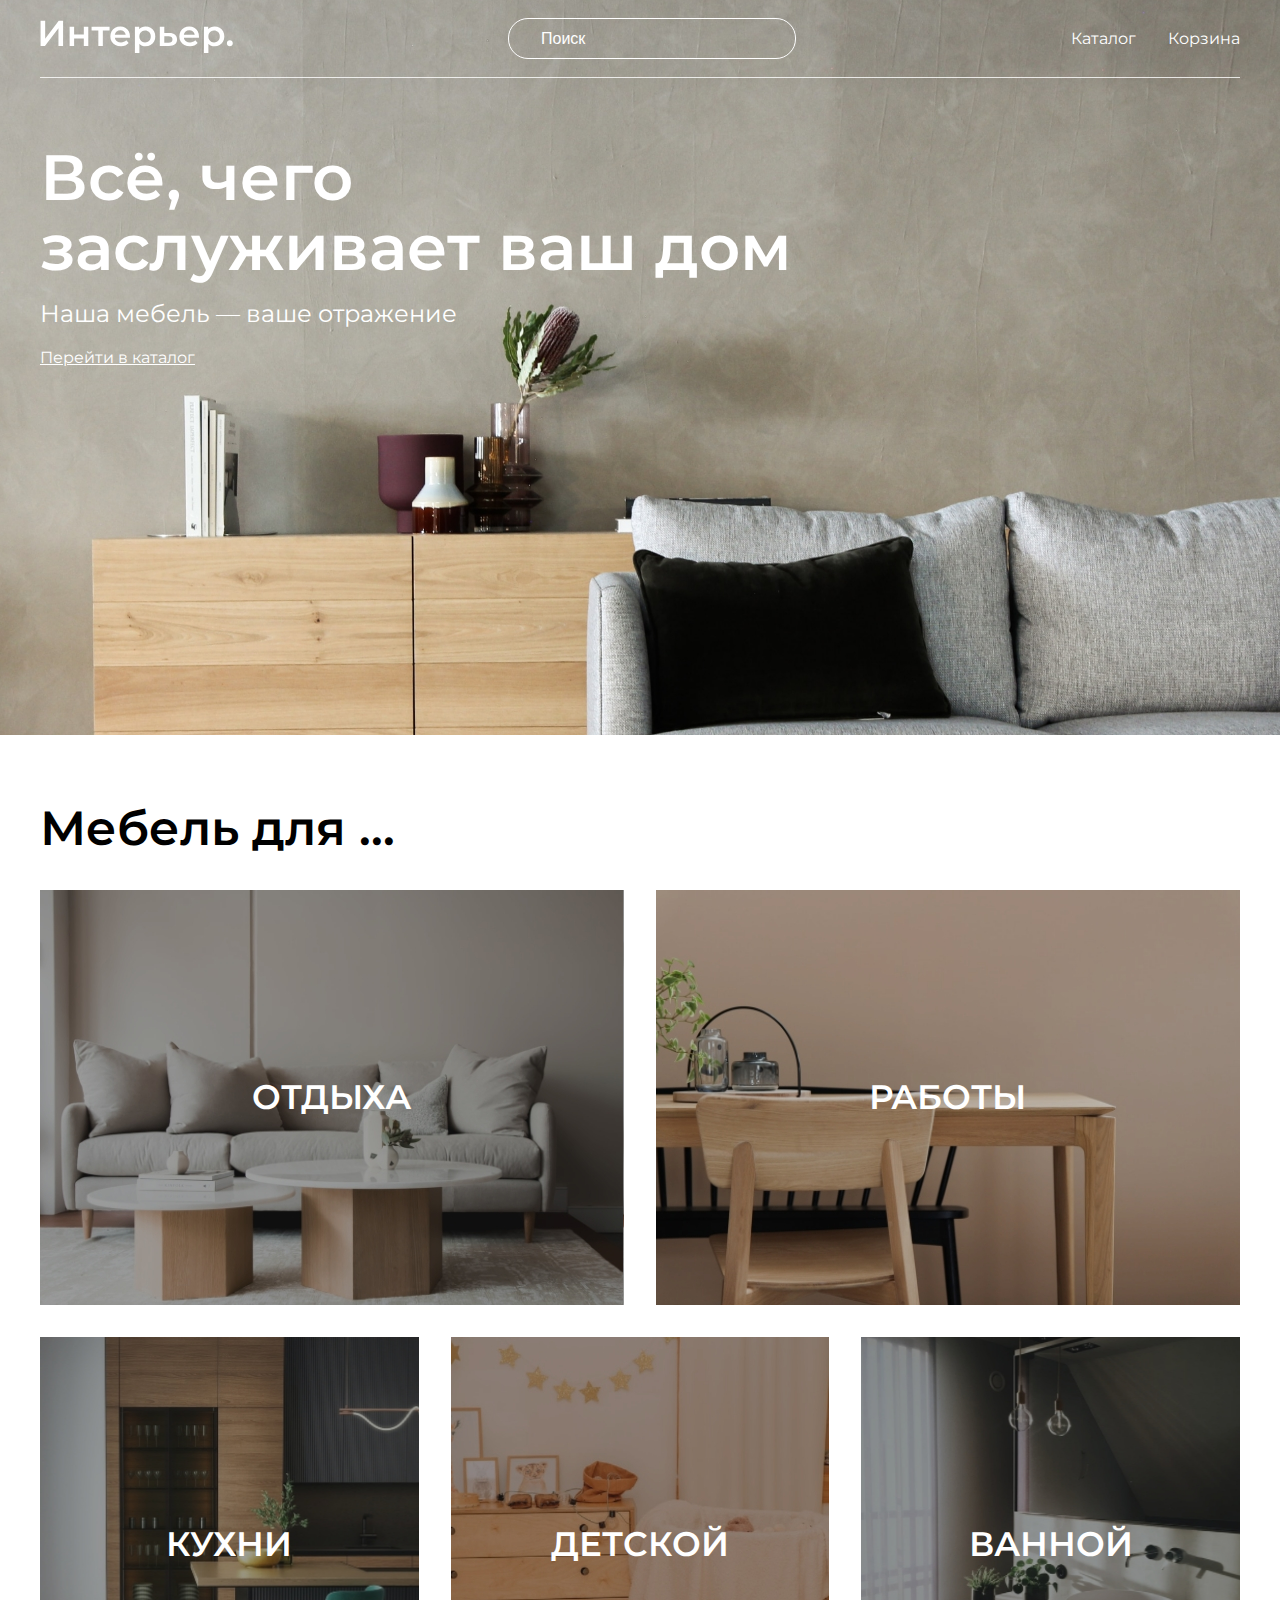
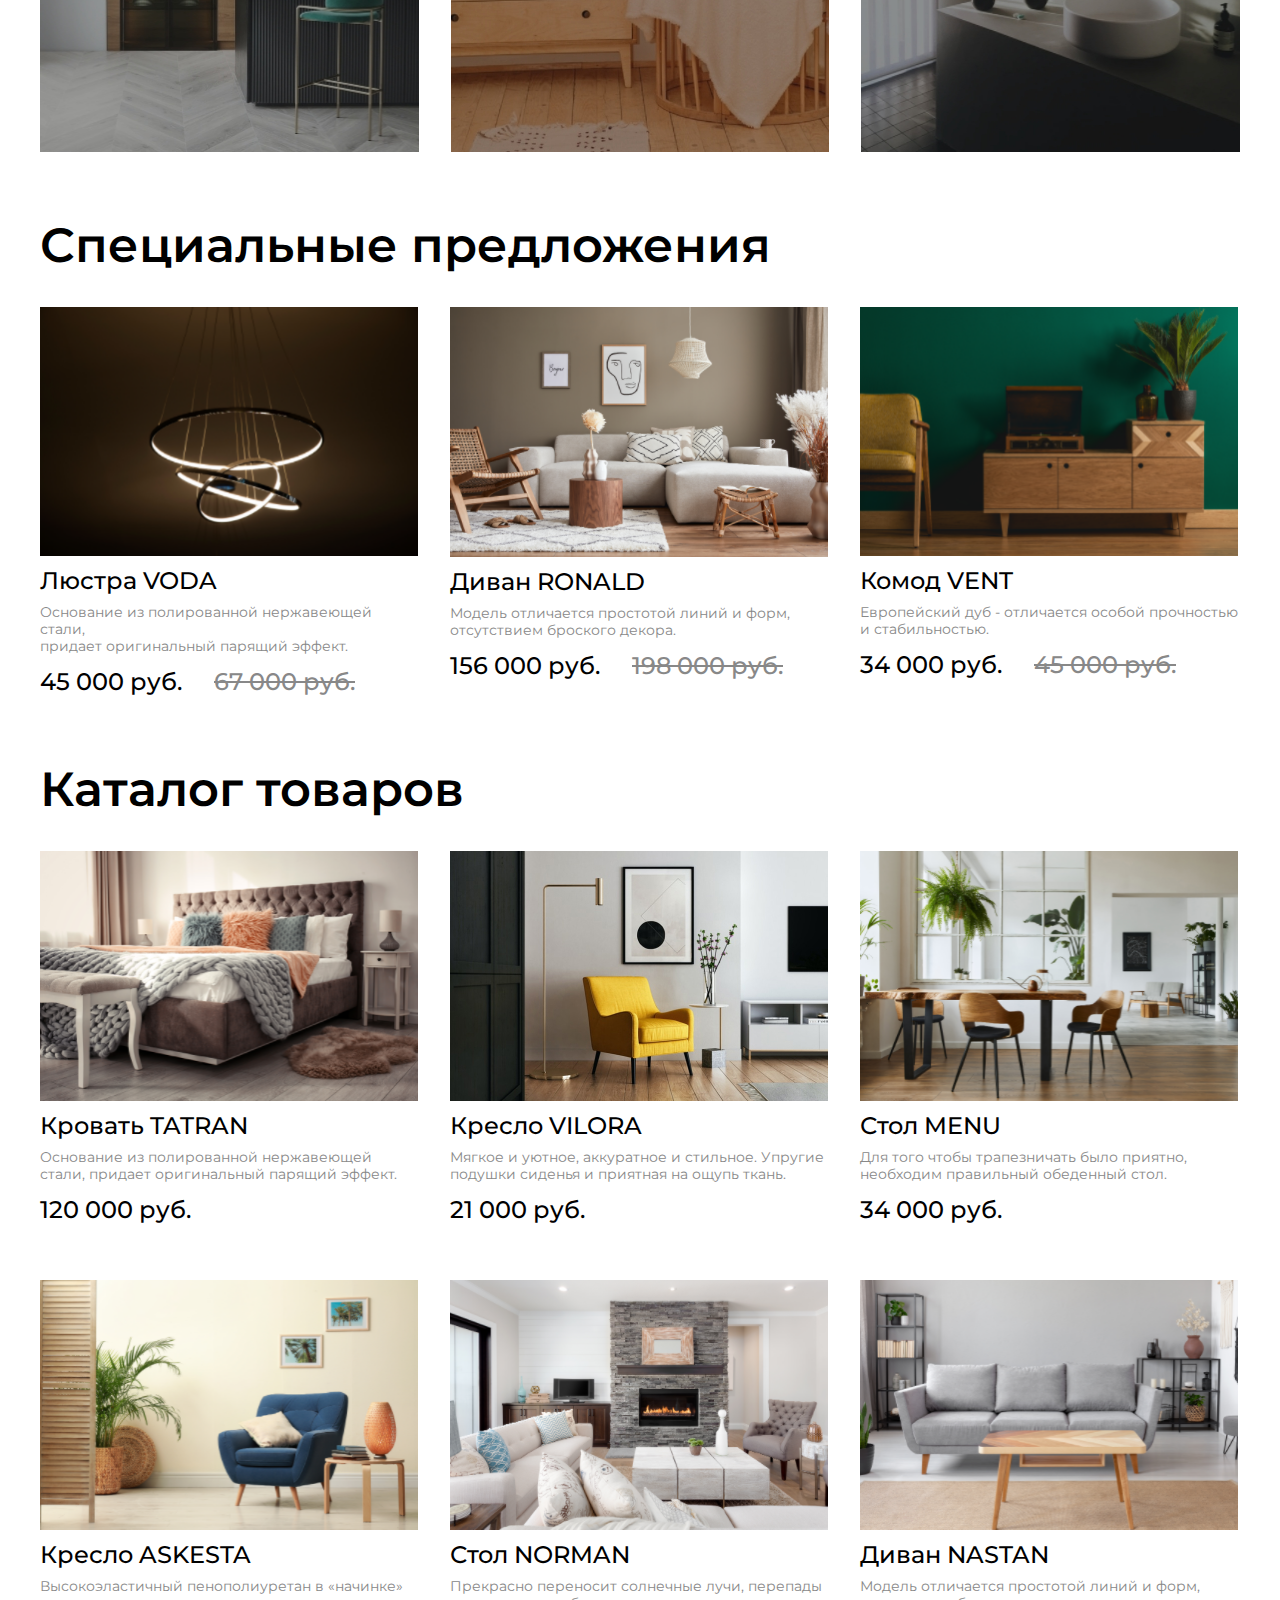
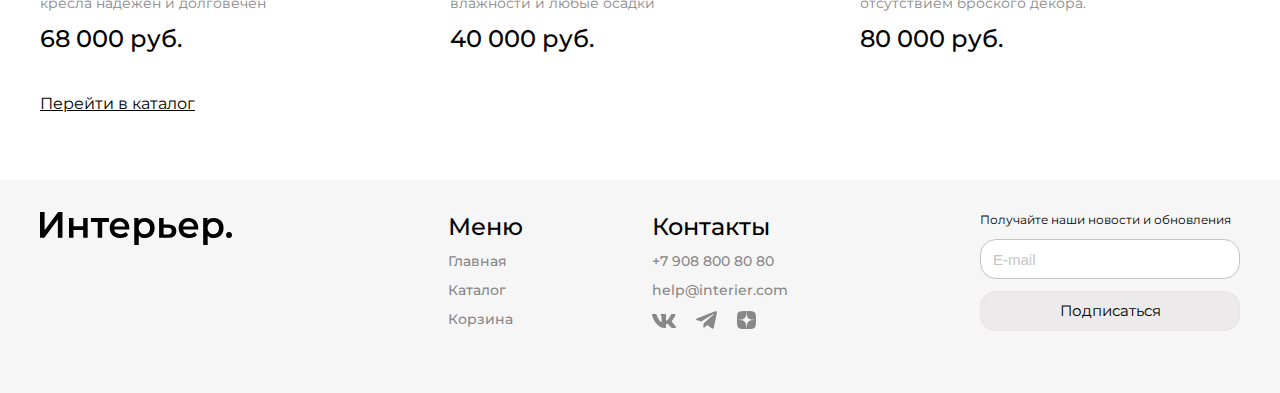
<file: index.html>
<!DOCTYPE html>
<html lang="en">

<head>
    <meta charset="UTF-8">
    <meta name="viewport" content="width=device-width, initial-scale=1.0">
    <title>Mark 1.0</title>
    <link rel="preconnect" href="https://fonts.googleapis.com">
    <link rel="preconnect" href="https://fonts.gstatic.com" crossorigin>
    <link href="https://fonts.googleapis.com/css2?family=Montserrat:ital,wght@0,100..900;1,100..900&display=swap" rel="stylesheet">
    <link rel="stylesheet" href="style.css">
</head>

<body>
    <div class="top center">
    <header class="header">
        <a href="index.html"><img class="header__logo" src="images/logo-top.svg" alt="Логотип"></a>
        <input class="header__input" placeholder="Поиск" type="text">
        <nav>
            <ul class="menu">
                <li><a class="menu__link" href="catalog.html">Каталог</a></li>
                <li><a class="menu__link" href="cart.html">Корзина</a></li>
            </ul>
        </nav>
        <div class="menu-mob">
            <a href="#"><svg width="15.366211" height="15.360107" viewBox="0 0 15.3662 15.3601" fill="none" xmlns="http://www.w3.org/2000/svg" xmlns:xlink="http://www.w3.org/1999/xlink">
                <desc>
                        Created with Pixso.
                </desc>
                <defs/>
                <path id="Vector" d="M11.53 10.41C12.52 9.14 12.99 7.54 12.84 5.93C12.68 4.33 11.93 2.84 10.72 1.78C9.51 0.71 7.94 0.15 6.33 0.2C4.72 0.25 3.19 0.91 2.05 2.05C0.91 3.19 0.25 4.72 0.2 6.33C0.15 7.94 0.71 9.51 1.78 10.72C2.85 11.93 4.33 12.68 5.94 12.83C7.54 12.99 9.14 12.52 10.42 11.53L10.45 11.56L13.81 14.92C13.88 15 13.97 15.05 14.07 15.09C14.16 15.13 14.27 15.16 14.37 15.16C14.47 15.16 14.58 15.13 14.67 15.09C14.77 15.05 14.86 15 14.93 14.92C15 14.85 15.06 14.76 15.1 14.67C15.14 14.57 15.16 14.47 15.16 14.36C15.16 14.26 15.14 14.16 15.1 14.06C15.06 13.96 15 13.88 14.93 13.8L11.57 10.44C11.56 10.43 11.55 10.42 11.53 10.41ZM9.89 3.17C10.34 3.61 10.69 4.13 10.94 4.71C11.18 5.29 11.31 5.91 11.31 6.53C11.31 7.16 11.19 7.78 10.95 8.36C10.71 8.94 10.36 9.47 9.92 9.91C9.47 10.36 8.95 10.71 8.37 10.95C7.79 11.18 7.17 11.31 6.54 11.3C5.91 11.3 5.29 11.17 4.72 10.93C4.14 10.69 3.61 10.33 3.17 9.88C2.29 8.99 1.8 7.79 1.81 6.53C1.81 5.28 2.31 4.08 3.2 3.19C4.09 2.31 5.29 1.81 6.54 1.8C7.79 1.8 9 2.29 9.89 3.17Z" fill="#FFFFFF" fill-opacity="1.000000" fill-rule="evenodd"/>
                <path id="Vector" d="M13.04 7.14Q13.09 6.54 13.03 5.92Q12.98 5.3 12.81 4.71Q12.63 4.12 12.35 3.56Q12.07 3.01 11.69 2.53Q11.32 2.04 10.85 1.63Q10.38 1.22 9.86 0.91Q9.33 0.59 8.75 0.38Q8.16 0.17 7.55 0.07Q6.95 -0.02 6.33 0Q5.7 0.02 5.11 0.15Q4.51 0.28 3.94 0.53Q3.37 0.78 2.86 1.12Q2.35 1.47 1.91 1.91Q1.47 2.35 1.13 2.85Q0.78 3.36 0.53 3.93Q0.29 4.5 0.15 5.1Q0.02 5.7 0 6.32Q-0.02 6.95 0.07 7.55Q0.17 8.16 0.38 8.74Q0.59 9.33 0.9 9.86Q1.22 10.38 1.63 10.85Q2.04 11.32 2.53 11.69Q3.01 12.07 3.57 12.35Q4.12 12.63 4.71 12.81Q5.3 12.98 5.92 13.03Q6.54 13.09 7.15 13.03Q7.76 12.98 8.36 12.8Q8.96 12.63 9.5 12.35Q9.97 12.11 10.4 11.79L13.67 15.06Q13.74 15.13 13.82 15.19Q13.9 15.24 13.99 15.28Q14.08 15.32 14.18 15.34Q14.27 15.36 14.37 15.36Q14.47 15.36 14.56 15.34Q14.66 15.32 14.75 15.28Q14.84 15.24 14.92 15.19Q15 15.13 15.07 15.06Q15.14 14.99 15.19 14.91Q15.25 14.83 15.29 14.74Q15.32 14.65 15.34 14.56Q15.36 14.46 15.36 14.36Q15.36 14.26 15.34 14.17Q15.32 14.07 15.29 13.98Q15.25 13.89 15.19 13.81Q15.14 13.73 15.07 13.66L11.8 10.39Q12.11 9.96 12.35 9.5Q12.63 8.95 12.8 8.35Q12.98 7.75 13.04 7.14ZM11.53 10.41C12.52 9.14 12.99 7.54 12.84 5.93C12.68 4.33 11.93 2.84 10.72 1.78C9.51 0.71 7.94 0.15 6.33 0.2C4.72 0.25 3.19 0.91 2.05 2.05C0.91 3.19 0.25 4.72 0.2 6.33C0.15 7.94 0.71 9.51 1.78 10.72C2.85 11.93 4.33 12.68 5.94 12.83C7.54 12.99 9.14 12.52 10.42 11.53L10.45 11.56L13.81 14.92C13.88 15 13.97 15.05 14.07 15.09C14.16 15.13 14.27 15.16 14.37 15.16C14.47 15.16 14.58 15.13 14.67 15.09C14.77 15.05 14.86 15 14.93 14.92C15 14.85 15.06 14.76 15.1 14.67C15.14 14.57 15.16 14.47 15.16 14.36C15.16 14.26 15.14 14.16 15.1 14.06C15.06 13.96 15 13.88 14.93 13.8L11.57 10.44C11.56 10.43 11.55 10.42 11.53 10.41ZM9.89 3.17C10.34 3.61 10.69 4.13 10.94 4.71C11.18 5.29 11.31 5.91 11.31 6.53C11.31 7.16 11.19 7.78 10.95 8.36C10.71 8.94 10.36 9.47 9.92 9.91C9.47 10.36 8.95 10.71 8.37 10.95C7.79 11.18 7.17 11.31 6.54 11.3C5.91 11.3 5.29 11.17 4.72 10.93C4.14 10.69 3.61 10.33 3.17 9.88C2.29 8.99 1.8 7.79 1.81 6.53C1.81 5.28 2.31 4.08 3.2 3.19C4.09 2.31 5.29 1.81 6.54 1.8C7.79 1.8 9 2.29 9.89 3.17ZM10.33 4Q10.58 4.37 10.75 4.79Q10.93 5.21 11.02 5.64Q11.11 6.08 11.11 6.54Q11.11 6.99 11.03 7.43Q10.94 7.87 10.77 8.29Q10.59 8.71 10.35 9.08Q10.1 9.45 9.78 9.77Q9.46 10.09 9.08 10.34Q8.71 10.59 8.29 10.76Q7.87 10.93 7.43 11.02Q7 11.11 6.54 11.1Q6.09 11.1 5.65 11.01Q5.21 10.92 4.79 10.75Q4.37 10.57 4 10.32Q3.64 10.07 3.32 9.74Q3 9.42 2.76 9.05Q2.52 8.69 2.35 8.27Q2.18 7.85 2.09 7.42Q2.01 6.99 2.01 6.54Q2.01 6.08 2.1 5.65Q2.19 5.22 2.36 4.8Q2.53 4.39 2.78 4.02Q3.02 3.65 3.34 3.34Q3.66 3.02 4.03 2.77Q4.39 2.53 4.81 2.35Q5.23 2.18 5.66 2.09Q6.09 2.01 6.54 2Q6.99 2 7.42 2.09Q7.86 2.17 8.28 2.34Q8.69 2.51 9.06 2.75Q9.43 2.99 9.75 3.31Q10.07 3.63 10.33 4Z" fill="#FFFFFF" fill-opacity="1.000000" fill-rule="evenodd"/>
            </svg></a>
            <a href="catalog.html"><svg width="19.199463" height="19.199951" viewBox="0 0 19.1995 19.2" fill="none" xmlns="http://www.w3.org/2000/svg" xmlns:xlink="http://www.w3.org/1999/xlink">
                <desc>
                        Created with Pixso.
                </desc>
                <defs/>
                <rect id="Rectangle 46" width="4.571429" height="4.571429" fill="#FFFFFF" fill-opacity="1.000000"/>
                <rect id="Rectangle 41" y="7.314209" width="4.571429" height="4.571429" fill="#FFFFFF" fill-opacity="1.000000"/>
                <rect id="Rectangle 47" y="14.628540" width="4.571429" height="4.571428" fill="#FFFFFF" fill-opacity="1.000000"/>
                <rect id="Rectangle 48" x="7.313477" y="7.314209" width="4.571429" height="4.571429" fill="#FFFFFF" fill-opacity="1.000000"/>
                <rect id="Rectangle 45" x="7.313477" y="14.628540" width="4.571429" height="4.571428" fill="#FFFFFF" fill-opacity="1.000000"/>
                <rect id="Rectangle 49" x="7.313477" width="4.571429" height="4.571429" fill="#FFFFFF" fill-opacity="1.000000"/>
                <rect id="Rectangle 42" x="14.627930" y="7.314209" width="4.571428" height="4.571429" fill="#FFFFFF" fill-opacity="1.000000"/>
                <rect id="Rectangle 44" x="14.627930" y="14.628540" width="4.571428" height="4.571428" fill="#FFFFFF" fill-opacity="1.000000"/>
                <rect id="Rectangle 43" x="14.627930" width="4.571428" height="4.571429" fill="#FFFFFF" fill-opacity="1.000000"/>
            </svg></a>
            <a href="cart.html"><svg width="25.000000" height="25.000000" viewBox="0 0 25 25" fill="none" xmlns="http://www.w3.org/2000/svg" xmlns:xlink="http://www.w3.org/1999/xlink">
                <desc>
                        Created with Pixso.
                </desc>
                <defs>
                    <clipPath id="clip310_618">
                        <rect id="jam:shopping-cart" rx="0.000000" width="24.000000" height="24.000000" transform="matrix(-1 0 0 1 25.5 0.5)" fill="white" fill-opacity="0"/>
                    </clipPath>
                </defs>
                <rect id="jam:shopping-cart" rx="0.000000" width="24.000000" height="24.000000" transform="matrix(-1 0 0 1 25.5 0.5)" fill="#FFFFFF" fill-opacity="0"/>
                <g clip-path="url(#clip310_618)">
                    <path id="Vector" d="M14.58 20.83C15.13 20.83 15.66 20.61 16.05 20.22C16.44 19.83 16.66 19.3 16.66 18.75C16.66 18.19 16.44 17.66 16.05 17.27C15.66 16.88 15.13 16.66 14.58 16.66C14.03 16.66 13.5 16.88 13.11 17.27C12.71 17.66 12.5 18.19 12.5 18.75C12.5 19.3 12.71 19.83 13.11 20.22C13.5 20.61 14.03 20.83 14.58 20.83ZM7.29 20.83C7.84 20.83 8.37 20.61 8.76 20.22C9.15 19.83 9.37 19.3 9.37 18.75C9.37 18.19 9.15 17.66 8.76 17.27C8.37 16.88 7.84 16.66 7.29 16.66C6.73 16.66 6.2 16.88 5.81 17.27C5.42 17.66 5.2 18.19 5.2 18.75C5.2 19.3 5.42 19.83 5.81 20.22C6.2 20.61 6.73 20.83 7.29 20.83ZM20.87 6.16C21.13 6.16 21.37 6.05 21.56 5.86C21.74 5.67 21.84 5.42 21.84 5.16C21.84 4.9 21.74 4.65 21.56 4.47C21.37 4.28 21.13 4.17 20.87 4.16L19.67 4.16C18.73 4.16 17.92 4.81 17.71 5.73L16.41 11.61C16.2 12.52 15.39 13.18 14.45 13.18L6.63 13.18L5.12 7.17L14.86 7.17C15.12 7.15 15.36 7.04 15.54 6.86C15.72 6.67 15.82 6.42 15.82 6.16C15.82 5.91 15.72 5.66 15.54 5.47C15.36 5.29 15.12 5.18 14.86 5.16L5.12 5.16C4.82 5.16 4.52 5.23 4.25 5.37C3.97 5.5 3.73 5.69 3.54 5.93C3.36 6.17 3.23 6.45 3.16 6.75C3.1 7.05 3.11 7.36 3.18 7.65L4.68 13.66C4.79 14.1 5.04 14.48 5.39 14.76C5.75 15.03 6.18 15.18 6.63 15.18L14.45 15.18C15.36 15.18 16.25 14.87 16.96 14.3C17.67 13.73 18.17 12.93 18.36 12.04L19.67 6.16L20.87 6.16Z" fill="#FFFFFF" fill-opacity="1.000000" fill-rule="nonzero"/>
                </g>
            </svg></a>
        </div>
    </header>
    <section class="introduction-section">
        <h1 class="introduction-section__title">Всё, чего<br> заслуживает ваш дом</h1>
        <p class="introduction-section__text">Наша мебель — ваше отражение</p>
        <a class="introduction-section__link" href="catalog.html">Перейти в каталог</a>
    </section>
    </div>
    <section class="for-box center">
        <h2 class="title">Мебель для ...</h2>
        <div class="for">
            <article class="for__item for__item_1 for__item_big">ОТДЫХА</article>
            <article class="for__item for__item_2 for__item_big">РАБОТЫ </article>
            <article class="for__item for__item_3">КУХНИ</article>
            <article class="for__item for__item_4">ДЕТСКОЙ </article>
            <article class="for__item for__item_5">ВАННОЙ</article>
        </div>
    </section>
    <section class="special center">
        <h2 class="title">Специальные предложения</h2>
        <div class="product-content">
        <article class="product">
            <img class="product__img" src="images/special-voda.png" alt="Люстра VODA">
            <h3 class="product__name">Люстра VODA</h3>
            <p class="product__text">Основание из полированной нержавеющей стали,<br> придает оригинальный парящий эффект.</p>
            <div class="product__box-price">
                <p class="product__price">45 000 руб.</p>
                <p class="product__price product__price_oldprice">67 000 руб.</p>
            </div>
        </article>
        <article class="product">
            <img class="product__img" src="images/special-ronald.png" alt="Диван RONALD">
            <h3 class="product__name">Диван RONALD</h3>
            <p class="product__text">Модель отличается простотой линий и форм,<br> отсутствием броского декора.</p>
            <div class="product__box-price">
                <p class="product__price">156 000 руб.</p>
                <p class="product__price product__price_oldprice">198 000 руб.</p>
            </div>
        </article>
        <article class="product">
            <img class="product__img" src="images/special-vent.png" alt="Комод VENT">
            <h3 class="product__name">Комод VENT</h3>
            <p class="product__text">Европейский дуб - отличается особой прочностью<br> и стабильностью.</p>
            <div class="product__box-price">
                <p class="product__price">34 000 руб.</p>
                <p class="product__price product__price_oldprice">45 000 руб.</p>
            </div>
        </article>
        </div>
    </section>
    <section class="catalog center">
        <h2 class="title">Каталог товаров</h2>
        <div class="product-content">
        <article class="product">
            <img class="product__img" src="images/c-tatran.png" alt="Кровать TATRAN">
            <h3 class="product__name">Кровать TATRAN</h3>
            <p class="product__text">Основание из полированной нержавеющей стали, придает оригинальный парящий эффект.</p>
            <p class="product__price">120 000 руб.</p>
        </article>
        <article class="product">
            <img class="product__img" src="images/c-vilora.jpg" alt="Кресло VILORA">
            <h3 class="product__name">Кресло VILORA</h3>
            <p class="product__text">Мягкое и уютное, аккуратное и стильное. Упругие подушки сиденья и приятная на ощупь ткань. </p>
            <p class="product__price">21 000 руб.</p>
        </article>
        <article class="product">
            <img class="product__img" src="images/c-special-menu.png" alt="Стол MENU">
            <h3 class="product__name">Стол MENU</h3>
            <p class="product__text">Для того чтобы трапезничать было приятно, необходим правильный обеденный стол. </p>
            <p class="product__price">34 000 руб.</p>
        </article>
        <article class="product">
            <img class="product__img" src="images/c-askesta.png" alt="Кресло ASKESTA">
            <h3 class="product__name">Кресло ASKESTA</h3>
            <p class="product__text">Высокоэластичный пенополиуретан в «начинке» кресла надежен и долговечен</p>
            <p class="product__price">68 000 руб.</p>
        </article>
        <article class="product">
            <img class="product__img" src="images/c-norman.png" alt="Стол NORMAN">
            <h3 class="product__name">Стол NORMAN</h3>
            <p class="product__text">Прекрасно переносит солнечные лучи, перепады влажности и любые осадки</p>
            <p class="product__price">40 000 руб.</p>
        </article>
        <article class="product">
            <img class="product__img" src="images/c-nastan.png" alt="Диван NASTAN">
            <h3 class="product__name">Диван NASTAN</h3>
            <p class="product__text">Модель отличается простотой линий и форм, отсутствием броского декора. </p>
            <p class="product__price">80 000 руб.</p>
        </article>
        </div>
        <div class="div">
            <a class="div__link" href="catalog.html">Перейти в каталог</a>
        </div>
    </section>
    <footer class="footer center">
        <a href="index.html"><img class="footer__logo" src="images/logo-footer.svg" alt="logo"></a>
        <section class="footer-content">
            <div class="footer-info">
                <nav class="footer-item">
                    <h4 class="footer-title">Меню</h4>
                    <a class="footer-link" href="index.html">Главная</a>
                    <a class="footer-link" href="catalog.html">Каталог</a>
                    <a class="footer-link" href="cart.html">Корзина</a>
                </nav>
                <div class="footer-item">
                    <h4 class="footer-title">Контакты</h4>
                    <a class="footer-link" href="tel:+7 908 800 80 80">+7 908 800 80 80</a> 
                    <a class="footer-link" href="mailto:help@interier.com">help@interier.com</a>
                    <div class="footer-icons">
                        <a href="#"><img src="images/vk.svg" alt="ВК"></a>
                        <a href="#"><img src="images/telegram.svg" alt="Телеграм"></a>
                        <a href="#"><img src="images/dzen.svg" alt="Дзен"></a>
                    </div>
                </div>
            </div>
            <form class="footer-form" action="#">
                <p class="footer-form__text">Получайте наши новости и обновления</p>
                <input class="footer-form__input" placeholder="E-mail" type="email">
                <button class="footer-form__btm">Подписаться</button>
            </form>
        </section>
    </footer>
</body>

</html>
</file>
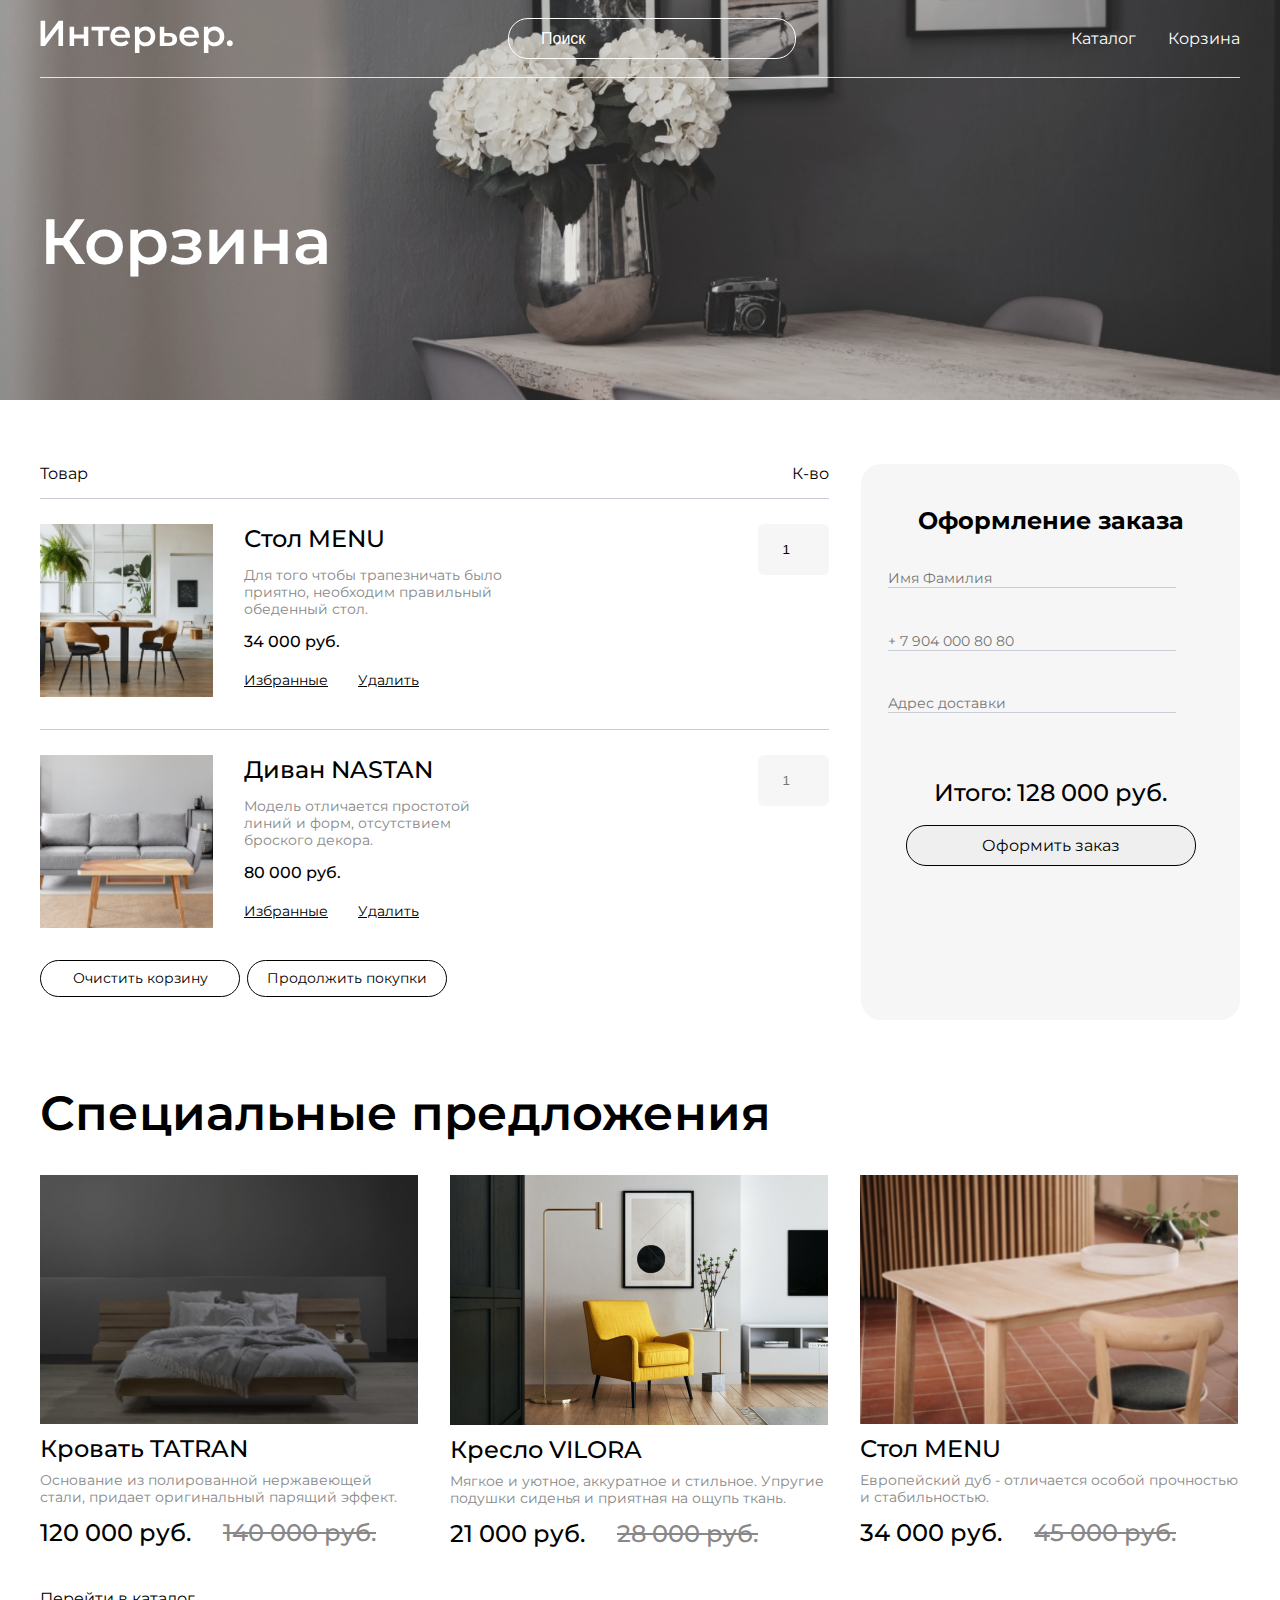
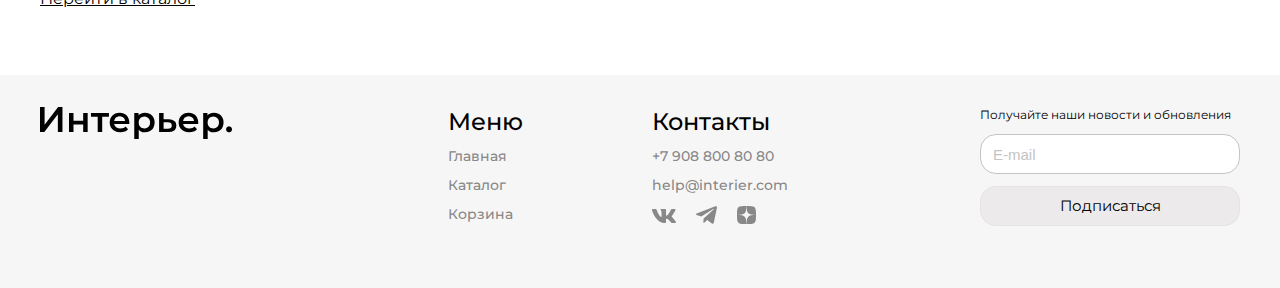
<file: cart.html>
<!DOCTYPE html>
<html lang="en">

<head>
    <meta charset="UTF-8">
    <meta name="viewport" content="width=device-width, initial-scale=1.0">
    <title>Mark 1.0</title>
    <link rel="preconnect" href="https://fonts.googleapis.com">
    <link rel="preconnect" href="https://fonts.gstatic.com" crossorigin>
    <link href="https://fonts.googleapis.com/css2?family=Montserrat:ital,wght@0,100..900;1,100..900&display=swap" rel="stylesheet">
    <link rel="stylesheet" href="style.css">
</head>

<body>
    <div class="top-cart center">
    <header class="header">
        <a href="index.html"><img class="header__logo" src="images/logo-top.svg" alt="Логотип"></a>
        <input class="header__input" placeholder="Поиск" type="text">
        <nav>
            <ul class="menu">
                <li><a class="menu__link" href="catalog.html">Каталог</a></li>
                <li><a class="menu__link" href="cart.html">Корзина</a></li>
            </ul>
        </nav>
        <div class="menu-mob">
            <a href="#"><svg width="15.366211" height="15.360107" viewBox="0 0 15.3662 15.3601" fill="none" xmlns="http://www.w3.org/2000/svg" xmlns:xlink="http://www.w3.org/1999/xlink">
                <desc>
                        Created with Pixso.
                </desc>
                <defs/>
                <path id="Vector" d="M11.53 10.41C12.52 9.14 12.99 7.54 12.84 5.93C12.68 4.33 11.93 2.84 10.72 1.78C9.51 0.71 7.94 0.15 6.33 0.2C4.72 0.25 3.19 0.91 2.05 2.05C0.91 3.19 0.25 4.72 0.2 6.33C0.15 7.94 0.71 9.51 1.78 10.72C2.85 11.93 4.33 12.68 5.94 12.83C7.54 12.99 9.14 12.52 10.42 11.53L10.45 11.56L13.81 14.92C13.88 15 13.97 15.05 14.07 15.09C14.16 15.13 14.27 15.16 14.37 15.16C14.47 15.16 14.58 15.13 14.67 15.09C14.77 15.05 14.86 15 14.93 14.92C15 14.85 15.06 14.76 15.1 14.67C15.14 14.57 15.16 14.47 15.16 14.36C15.16 14.26 15.14 14.16 15.1 14.06C15.06 13.96 15 13.88 14.93 13.8L11.57 10.44C11.56 10.43 11.55 10.42 11.53 10.41ZM9.89 3.17C10.34 3.61 10.69 4.13 10.94 4.71C11.18 5.29 11.31 5.91 11.31 6.53C11.31 7.16 11.19 7.78 10.95 8.36C10.71 8.94 10.36 9.47 9.92 9.91C9.47 10.36 8.95 10.71 8.37 10.95C7.79 11.18 7.17 11.31 6.54 11.3C5.91 11.3 5.29 11.17 4.72 10.93C4.14 10.69 3.61 10.33 3.17 9.88C2.29 8.99 1.8 7.79 1.81 6.53C1.81 5.28 2.31 4.08 3.2 3.19C4.09 2.31 5.29 1.81 6.54 1.8C7.79 1.8 9 2.29 9.89 3.17Z" fill="#FFFFFF" fill-opacity="1.000000" fill-rule="evenodd"/>
                <path id="Vector" d="M13.04 7.14Q13.09 6.54 13.03 5.92Q12.98 5.3 12.81 4.71Q12.63 4.12 12.35 3.56Q12.07 3.01 11.69 2.53Q11.32 2.04 10.85 1.63Q10.38 1.22 9.86 0.91Q9.33 0.59 8.75 0.38Q8.16 0.17 7.55 0.07Q6.95 -0.02 6.33 0Q5.7 0.02 5.11 0.15Q4.51 0.28 3.94 0.53Q3.37 0.78 2.86 1.12Q2.35 1.47 1.91 1.91Q1.47 2.35 1.13 2.85Q0.78 3.36 0.53 3.93Q0.29 4.5 0.15 5.1Q0.02 5.7 0 6.32Q-0.02 6.95 0.07 7.55Q0.17 8.16 0.38 8.74Q0.59 9.33 0.9 9.86Q1.22 10.38 1.63 10.85Q2.04 11.32 2.53 11.69Q3.01 12.07 3.57 12.35Q4.12 12.63 4.71 12.81Q5.3 12.98 5.92 13.03Q6.54 13.09 7.15 13.03Q7.76 12.98 8.36 12.8Q8.96 12.63 9.5 12.35Q9.97 12.11 10.4 11.79L13.67 15.06Q13.74 15.13 13.82 15.19Q13.9 15.24 13.99 15.28Q14.08 15.32 14.18 15.34Q14.27 15.36 14.37 15.36Q14.47 15.36 14.56 15.34Q14.66 15.32 14.75 15.28Q14.84 15.24 14.92 15.19Q15 15.13 15.07 15.06Q15.14 14.99 15.19 14.91Q15.25 14.83 15.29 14.74Q15.32 14.65 15.34 14.56Q15.36 14.46 15.36 14.36Q15.36 14.26 15.34 14.17Q15.32 14.07 15.29 13.98Q15.25 13.89 15.19 13.81Q15.14 13.73 15.07 13.66L11.8 10.39Q12.11 9.96 12.35 9.5Q12.63 8.95 12.8 8.35Q12.98 7.75 13.04 7.14ZM11.53 10.41C12.52 9.14 12.99 7.54 12.84 5.93C12.68 4.33 11.93 2.84 10.72 1.78C9.51 0.71 7.94 0.15 6.33 0.2C4.72 0.25 3.19 0.91 2.05 2.05C0.91 3.19 0.25 4.72 0.2 6.33C0.15 7.94 0.71 9.51 1.78 10.72C2.85 11.93 4.33 12.68 5.94 12.83C7.54 12.99 9.14 12.52 10.42 11.53L10.45 11.56L13.81 14.92C13.88 15 13.97 15.05 14.07 15.09C14.16 15.13 14.27 15.16 14.37 15.16C14.47 15.16 14.58 15.13 14.67 15.09C14.77 15.05 14.86 15 14.93 14.92C15 14.85 15.06 14.76 15.1 14.67C15.14 14.57 15.16 14.47 15.16 14.36C15.16 14.26 15.14 14.16 15.1 14.06C15.06 13.96 15 13.88 14.93 13.8L11.57 10.44C11.56 10.43 11.55 10.42 11.53 10.41ZM9.89 3.17C10.34 3.61 10.69 4.13 10.94 4.71C11.18 5.29 11.31 5.91 11.31 6.53C11.31 7.16 11.19 7.78 10.95 8.36C10.71 8.94 10.36 9.47 9.92 9.91C9.47 10.36 8.95 10.71 8.37 10.95C7.79 11.18 7.17 11.31 6.54 11.3C5.91 11.3 5.29 11.17 4.72 10.93C4.14 10.69 3.61 10.33 3.17 9.88C2.29 8.99 1.8 7.79 1.81 6.53C1.81 5.28 2.31 4.08 3.2 3.19C4.09 2.31 5.29 1.81 6.54 1.8C7.79 1.8 9 2.29 9.89 3.17ZM10.33 4Q10.58 4.37 10.75 4.79Q10.93 5.21 11.02 5.64Q11.11 6.08 11.11 6.54Q11.11 6.99 11.03 7.43Q10.94 7.87 10.77 8.29Q10.59 8.71 10.35 9.08Q10.1 9.45 9.78 9.77Q9.46 10.09 9.08 10.34Q8.71 10.59 8.29 10.76Q7.87 10.93 7.43 11.02Q7 11.11 6.54 11.1Q6.09 11.1 5.65 11.01Q5.21 10.92 4.79 10.75Q4.37 10.57 4 10.32Q3.64 10.07 3.32 9.74Q3 9.42 2.76 9.05Q2.52 8.69 2.35 8.27Q2.18 7.85 2.09 7.42Q2.01 6.99 2.01 6.54Q2.01 6.08 2.1 5.65Q2.19 5.22 2.36 4.8Q2.53 4.39 2.78 4.02Q3.02 3.65 3.34 3.34Q3.66 3.02 4.03 2.77Q4.39 2.53 4.81 2.35Q5.23 2.18 5.66 2.09Q6.09 2.01 6.54 2Q6.99 2 7.42 2.09Q7.86 2.17 8.28 2.34Q8.69 2.51 9.06 2.75Q9.43 2.99 9.75 3.31Q10.07 3.63 10.33 4Z" fill="#FFFFFF" fill-opacity="1.000000" fill-rule="evenodd"/>
            </svg></a>
            <a href="catalog.html"><svg width="19.199463" height="19.199951" viewBox="0 0 19.1995 19.2" fill="none" xmlns="http://www.w3.org/2000/svg" xmlns:xlink="http://www.w3.org/1999/xlink">
                <desc>
                        Created with Pixso.
                </desc>
                <defs/>
                <rect id="Rectangle 46" width="4.571429" height="4.571429" fill="#FFFFFF" fill-opacity="1.000000"/>
                <rect id="Rectangle 41" y="7.314209" width="4.571429" height="4.571429" fill="#FFFFFF" fill-opacity="1.000000"/>
                <rect id="Rectangle 47" y="14.628540" width="4.571429" height="4.571428" fill="#FFFFFF" fill-opacity="1.000000"/>
                <rect id="Rectangle 48" x="7.313477" y="7.314209" width="4.571429" height="4.571429" fill="#FFFFFF" fill-opacity="1.000000"/>
                <rect id="Rectangle 45" x="7.313477" y="14.628540" width="4.571429" height="4.571428" fill="#FFFFFF" fill-opacity="1.000000"/>
                <rect id="Rectangle 49" x="7.313477" width="4.571429" height="4.571429" fill="#FFFFFF" fill-opacity="1.000000"/>
                <rect id="Rectangle 42" x="14.627930" y="7.314209" width="4.571428" height="4.571429" fill="#FFFFFF" fill-opacity="1.000000"/>
                <rect id="Rectangle 44" x="14.627930" y="14.628540" width="4.571428" height="4.571428" fill="#FFFFFF" fill-opacity="1.000000"/>
                <rect id="Rectangle 43" x="14.627930" width="4.571428" height="4.571429" fill="#FFFFFF" fill-opacity="1.000000"/>
            </svg></a>
            <a href="cart.html"><svg width="25.000000" height="25.000000" viewBox="0 0 25 25" fill="none" xmlns="http://www.w3.org/2000/svg" xmlns:xlink="http://www.w3.org/1999/xlink">
                <desc>
                        Created with Pixso.
                </desc>
                <defs>
                    <clipPath id="clip310_618">
                        <rect id="jam:shopping-cart" rx="0.000000" width="24.000000" height="24.000000" transform="matrix(-1 0 0 1 25.5 0.5)" fill="white" fill-opacity="0"/>
                    </clipPath>
                </defs>
                <rect id="jam:shopping-cart" rx="0.000000" width="24.000000" height="24.000000" transform="matrix(-1 0 0 1 25.5 0.5)" fill="#FFFFFF" fill-opacity="0"/>
                <g clip-path="url(#clip310_618)">
                    <path id="Vector" d="M14.58 20.83C15.13 20.83 15.66 20.61 16.05 20.22C16.44 19.83 16.66 19.3 16.66 18.75C16.66 18.19 16.44 17.66 16.05 17.27C15.66 16.88 15.13 16.66 14.58 16.66C14.03 16.66 13.5 16.88 13.11 17.27C12.71 17.66 12.5 18.19 12.5 18.75C12.5 19.3 12.71 19.83 13.11 20.22C13.5 20.61 14.03 20.83 14.58 20.83ZM7.29 20.83C7.84 20.83 8.37 20.61 8.76 20.22C9.15 19.83 9.37 19.3 9.37 18.75C9.37 18.19 9.15 17.66 8.76 17.27C8.37 16.88 7.84 16.66 7.29 16.66C6.73 16.66 6.2 16.88 5.81 17.27C5.42 17.66 5.2 18.19 5.2 18.75C5.2 19.3 5.42 19.83 5.81 20.22C6.2 20.61 6.73 20.83 7.29 20.83ZM20.87 6.16C21.13 6.16 21.37 6.05 21.56 5.86C21.74 5.67 21.84 5.42 21.84 5.16C21.84 4.9 21.74 4.65 21.56 4.47C21.37 4.28 21.13 4.17 20.87 4.16L19.67 4.16C18.73 4.16 17.92 4.81 17.71 5.73L16.41 11.61C16.2 12.52 15.39 13.18 14.45 13.18L6.63 13.18L5.12 7.17L14.86 7.17C15.12 7.15 15.36 7.04 15.54 6.86C15.72 6.67 15.82 6.42 15.82 6.16C15.82 5.91 15.72 5.66 15.54 5.47C15.36 5.29 15.12 5.18 14.86 5.16L5.12 5.16C4.82 5.16 4.52 5.23 4.25 5.37C3.97 5.5 3.73 5.69 3.54 5.93C3.36 6.17 3.23 6.45 3.16 6.75C3.1 7.05 3.11 7.36 3.18 7.65L4.68 13.66C4.79 14.1 5.04 14.48 5.39 14.76C5.75 15.03 6.18 15.18 6.63 15.18L14.45 15.18C15.36 15.18 16.25 14.87 16.96 14.3C17.67 13.73 18.17 12.93 18.36 12.04L19.67 6.16L20.87 6.16Z" fill="#FFFFFF" fill-opacity="1.000000" fill-rule="nonzero"/>
                </g>
            </svg></a>
        </div>
    </header>
   <h1 class="top-cart__title">Корзина</h1>
    </div>
    <div class="cart center">
        <section class="cart__product">
            <div class="cart__product-box">
                <p>Товар</p>
                <p>К-во</p>
            </div>
            <div class="cart__item">
                <div class="cart__left">
                    <img class="cart__img" src="images/cart/cart-menu.jpeg" alt="MENU">
                    <div class="cart__info">
                        <h4 class="cart__info-title">Стол MENU</h4>
                        <p class="cart__info-text">Для того чтобы трапезничать было приятно, необходим правильный обеденный стол.</p>
                        <p class="cart__info-price">34 000 руб.</p>
                        <div class="cart__link-box">
                            <a class="cart__link" href="#">Избранные</a>
                            <a class="cart__link" href="#">Удалить</a>
                        </div>
                    </div>
                </div>
                <input class="cart__input" type="number" value="1" min="1">
            </div>
            <div class="cart__item">
                <div class="cart__left">
                    <img class="cart__img" src="images/cart/cart-nastan.jpeg" alt="NASTAN">
                    <div class="cart__info">
                        <h4 class="cart__info-title">Диван NASTAN</h4>
                        <p class="cart__info-text">Модель отличается простотой линий и форм, отсутствием броского декора.</p>
                        <p class="cart__info-price">80 000 руб.</p>
                        <div class="cart__link-box">
                            <a class="cart__link" href="#">Избранные</a>
                            <a class="cart__link" href="#">Удалить</a>
                        </div>
                    </div>
                </div>
                <input class="cart__input" type="number" min="1" placeholder="1">
            </div>
            <div class="cart__btm-box">
            <button class="cart__btm">Очистить корзину</button>
            <a href="catalog.html"><button class="cart__btm">Продолжить покупки</button></a>
            </div>
        </section>
        <section class="cart__form">
            <form action="#">
            <h3 class="cart__form-title">Оформление заказа</h3>
            <div class="cart__form-info" >
                <input class="cart__form-input" type="text" placeholder="Имя Фамилия"><br>
                <input class="cart__form-input" type="tel" placeholder="+ 7 904 000 80 80"><br>
                <input class="cart__form-input" type="text" placeholder="Адрес доставки">
            </div>
            <p class="cart__form-price">Итого: 128 000 руб.</p>
            <button class="cart__form-btm">Оформить заказ</button>
            </form>
        </section>
    </div>
    <section class="special center">
        <h2 class="title">Специальные предложения</h2>
        <div class="product-content">
        <article class="product">
            <img class="product__img" src="images/catalog/catalog-tatran.jpeg" alt="Кровать TATRAN">
            <h3 class="product__name">Кровать TATRAN</h3>
            <p class="product__text">Основание из полированной нержавеющей стали, придает оригинальный парящий эффект.</p>
            <div class="product__box-price">
                <p class="product__price">120 000 руб.</p>
                <p class="product__price product__price_oldprice">140 000 руб.</p>
            </div>
        </article>
        <article class="product">
            <img class="product__img" src="images/c-vilora.jpg" alt="Кресло VILORA">
            <h3 class="product__name">Кресло VILORA</h3>
            <p class="product__text">Мягкое и уютное, аккуратное и стильное. Упругие подушки сиденья и приятная на ощупь ткань. </p>
            <div class="product__box-price">
                <p class="product__price">21 000 руб.</p>
                <p class="product__price product__price_oldprice">28 000 руб.</p>
            </div>
        </article>
        <article class="product">
            <img class="product__img" src="images/catalog/catalog-menu.jpeg" alt="Стол MENU">
            <h3 class="product__name">Стол MENU</h3>
            <p class="product__text">Европейский дуб - отличается особой прочностью и стабильностью.</p>
            <div class="product__box-price">
                <p class="product__price">34 000 руб.</p>
                <p class="product__price product__price_oldprice">45 000 руб.</p>
            </div>
        </article>
        </div>
        <div class="div">
            <a class="div__link" href="catalog.html">Перейти в каталог</a>
        </div>
    </section>
    <footer class="footer center">
        <a href="index.html"><img class="footer__logo" src="images/logo-footer.svg" alt="logo"></a>
        <section class="footer-content">
            <div class="footer-info">
                <nav class="footer-item">
                    <h4 class="footer-title">Меню</h4>
                    <a class="footer-link" href="index.html">Главная</a>
                    <a class="footer-link" href="catalog.html">Каталог</a>
                    <a class="footer-link" href="cart.html">Корзина</a>
                </nav>
                <div class="footer-item">
                    <h4 class="footer-title">Контакты</h4>
                    <a class="footer-link" href="tel:+7 908 800 80 80">+7 908 800 80 80</a> 
                    <a class="footer-link" href="mailto:help@interier.com">help@interier.com</a>
                    <div class="footer-icons">
                        <a href="#"><img src="images/vk.svg" alt="ВК"></a>
                        <a href="#"><img src="images/telegram.svg" alt="Телеграм"></a>
                        <a href="#"><img src="images/dzen.svg" alt="Дзен"></a>
                    </div>
                </div>
            </div>
            <form class="footer-form" action="#">
                <p class="footer-form__text">Получайте наши новости и обновления</p>
                <input class="footer-form__input" placeholder="E-mail" type="email">
                <button class="footer-form__btm">Подписаться</button>
            </form>
        </section>
    </footer>
</body>

</html>
</file>
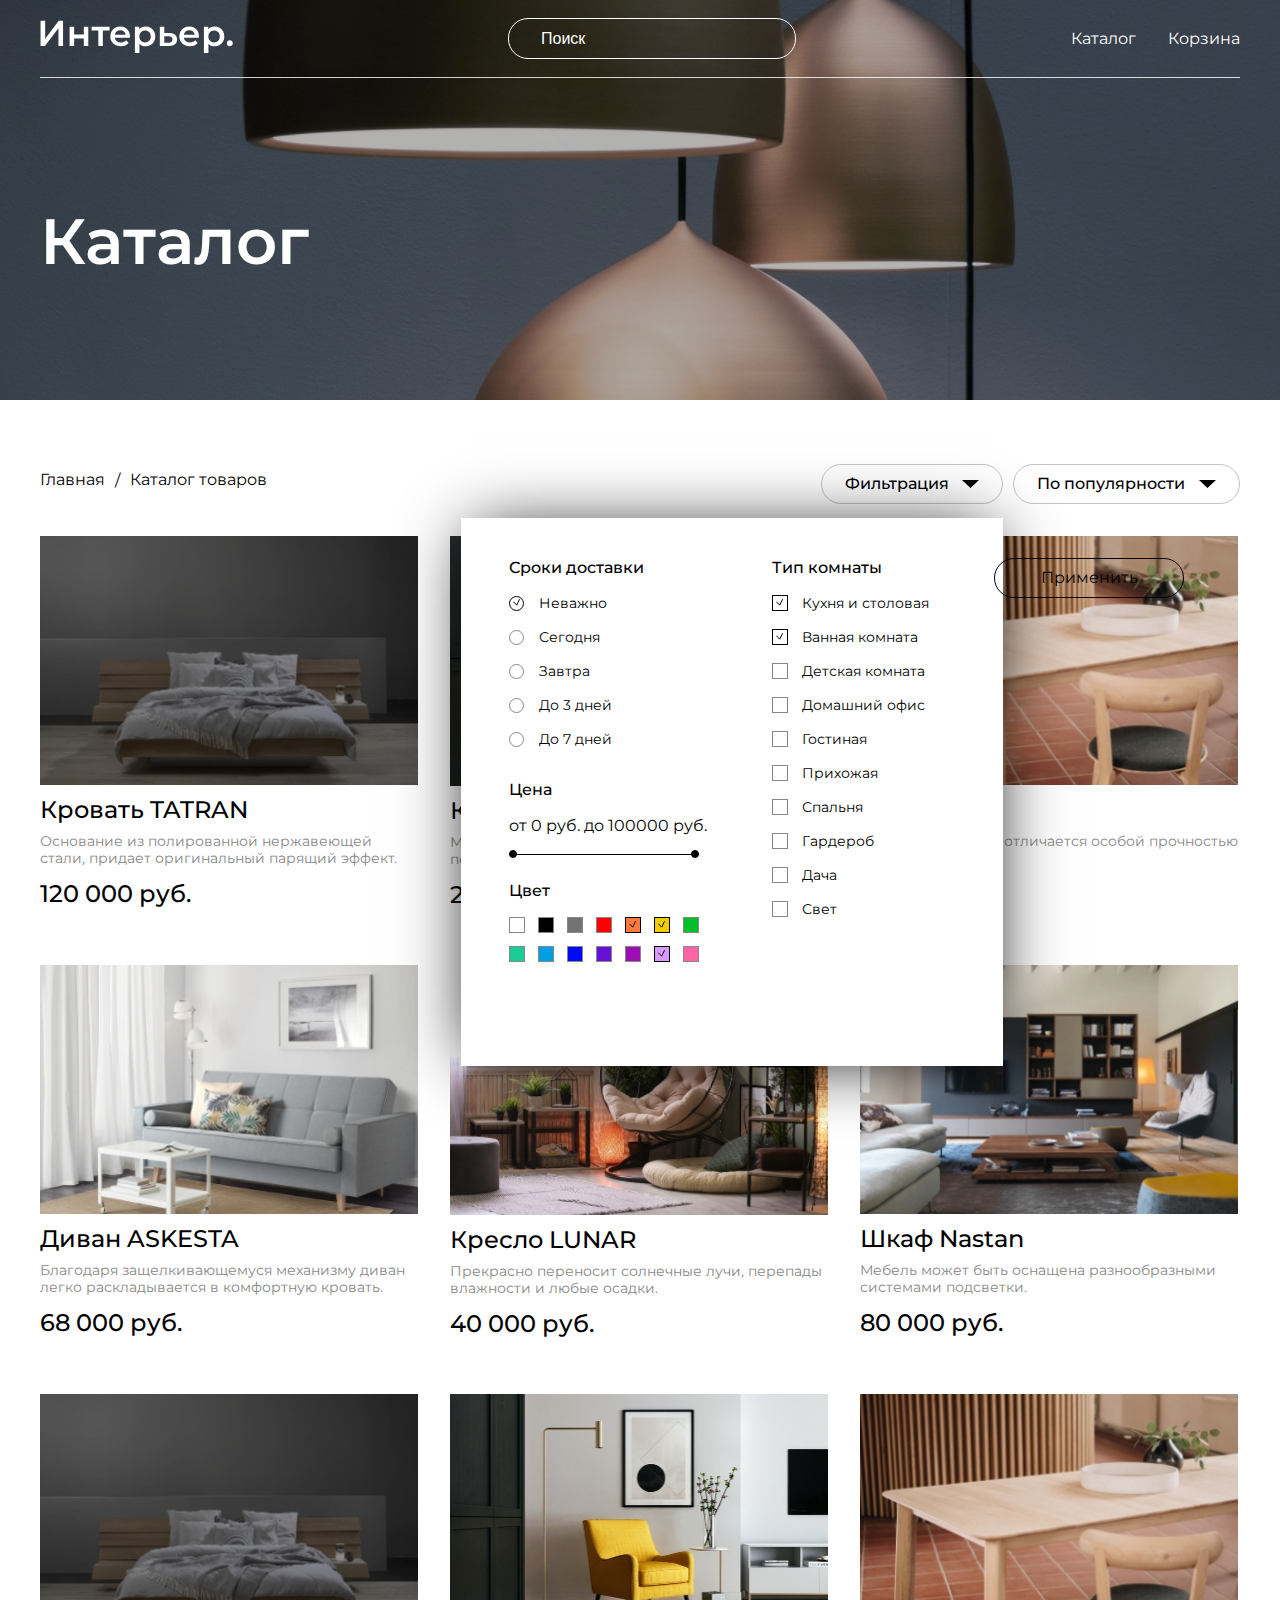
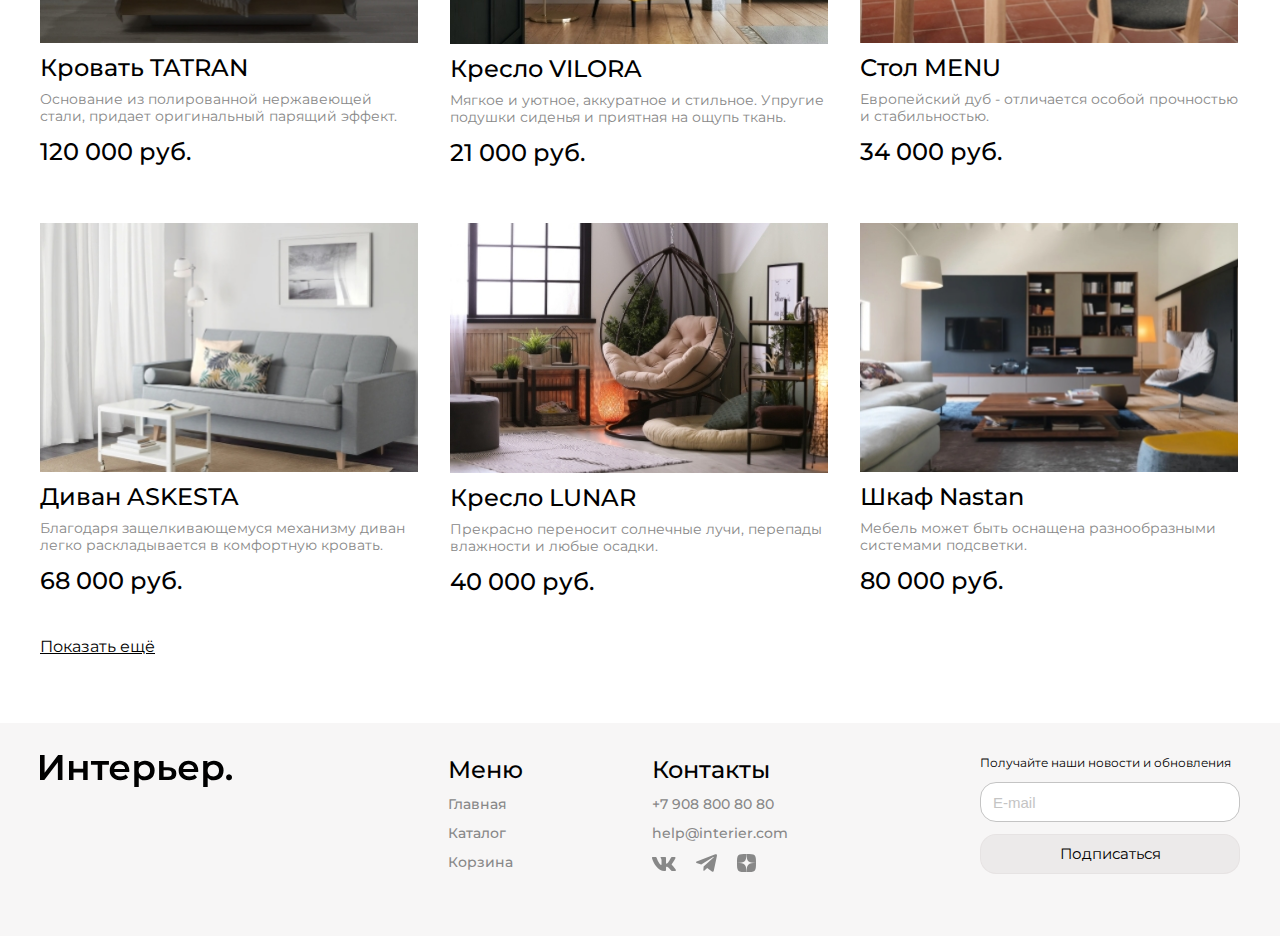
<file: catalog.html>
<!DOCTYPE html>
<html lang="en">

<head>
    <meta charset="UTF-8">
    <meta name="viewport" content="width=device-width, initial-scale=1.0">
    <title>Mark 1.0</title>
    <link rel="preconnect" href="https://fonts.googleapis.com">
    <link rel="preconnect" href="https://fonts.gstatic.com" crossorigin>
    <link href="https://fonts.googleapis.com/css2?family=Montserrat:ital,wght@0,100..900;1,100..900&display=swap" rel="stylesheet">
    <link rel="stylesheet" href="style.css">
</head>

<body>
    <div class="top-catalog center">
    <header class="header">
        <a href="index.html"><img class="header__logo" src="images/logo-top.svg" alt="Логотип"></a>
        <input class="header__input" placeholder="Поиск" type="text">
        <nav>
            <ul class="menu">
                <li><a class="menu__link" href="catalog.html">Каталог</a></li>
                <li><a class="menu__link" href="cart.html">Корзина</a></li>
            </ul>
        </nav>
        <div class="menu-mob">
            <a href="#"><svg width="15.366211" height="15.360107" viewBox="0 0 15.3662 15.3601" fill="none" xmlns="http://www.w3.org/2000/svg" xmlns:xlink="http://www.w3.org/1999/xlink">
                <desc>
                        Created with Pixso.
                </desc>
                <defs/>
                <path id="Vector" d="M11.53 10.41C12.52 9.14 12.99 7.54 12.84 5.93C12.68 4.33 11.93 2.84 10.72 1.78C9.51 0.71 7.94 0.15 6.33 0.2C4.72 0.25 3.19 0.91 2.05 2.05C0.91 3.19 0.25 4.72 0.2 6.33C0.15 7.94 0.71 9.51 1.78 10.72C2.85 11.93 4.33 12.68 5.94 12.83C7.54 12.99 9.14 12.52 10.42 11.53L10.45 11.56L13.81 14.92C13.88 15 13.97 15.05 14.07 15.09C14.16 15.13 14.27 15.16 14.37 15.16C14.47 15.16 14.58 15.13 14.67 15.09C14.77 15.05 14.86 15 14.93 14.92C15 14.85 15.06 14.76 15.1 14.67C15.14 14.57 15.16 14.47 15.16 14.36C15.16 14.26 15.14 14.16 15.1 14.06C15.06 13.96 15 13.88 14.93 13.8L11.57 10.44C11.56 10.43 11.55 10.42 11.53 10.41ZM9.89 3.17C10.34 3.61 10.69 4.13 10.94 4.71C11.18 5.29 11.31 5.91 11.31 6.53C11.31 7.16 11.19 7.78 10.95 8.36C10.71 8.94 10.36 9.47 9.92 9.91C9.47 10.36 8.95 10.71 8.37 10.95C7.79 11.18 7.17 11.31 6.54 11.3C5.91 11.3 5.29 11.17 4.72 10.93C4.14 10.69 3.61 10.33 3.17 9.88C2.29 8.99 1.8 7.79 1.81 6.53C1.81 5.28 2.31 4.08 3.2 3.19C4.09 2.31 5.29 1.81 6.54 1.8C7.79 1.8 9 2.29 9.89 3.17Z" fill="#FFFFFF" fill-opacity="1.000000" fill-rule="evenodd"/>
                <path id="Vector" d="M13.04 7.14Q13.09 6.54 13.03 5.92Q12.98 5.3 12.81 4.71Q12.63 4.12 12.35 3.56Q12.07 3.01 11.69 2.53Q11.32 2.04 10.85 1.63Q10.38 1.22 9.86 0.91Q9.33 0.59 8.75 0.38Q8.16 0.17 7.55 0.07Q6.95 -0.02 6.33 0Q5.7 0.02 5.11 0.15Q4.51 0.28 3.94 0.53Q3.37 0.78 2.86 1.12Q2.35 1.47 1.91 1.91Q1.47 2.35 1.13 2.85Q0.78 3.36 0.53 3.93Q0.29 4.5 0.15 5.1Q0.02 5.7 0 6.32Q-0.02 6.95 0.07 7.55Q0.17 8.16 0.38 8.74Q0.59 9.33 0.9 9.86Q1.22 10.38 1.63 10.85Q2.04 11.32 2.53 11.69Q3.01 12.07 3.57 12.35Q4.12 12.63 4.71 12.81Q5.3 12.98 5.92 13.03Q6.54 13.09 7.15 13.03Q7.76 12.98 8.36 12.8Q8.96 12.63 9.5 12.35Q9.97 12.11 10.4 11.79L13.67 15.06Q13.74 15.13 13.82 15.19Q13.9 15.24 13.99 15.28Q14.08 15.32 14.18 15.34Q14.27 15.36 14.37 15.36Q14.47 15.36 14.56 15.34Q14.66 15.32 14.75 15.28Q14.84 15.24 14.92 15.19Q15 15.13 15.07 15.06Q15.14 14.99 15.19 14.91Q15.25 14.83 15.29 14.74Q15.32 14.65 15.34 14.56Q15.36 14.46 15.36 14.36Q15.36 14.26 15.34 14.17Q15.32 14.07 15.29 13.98Q15.25 13.89 15.19 13.81Q15.14 13.73 15.07 13.66L11.8 10.39Q12.11 9.96 12.35 9.5Q12.63 8.95 12.8 8.35Q12.98 7.75 13.04 7.14ZM11.53 10.41C12.52 9.14 12.99 7.54 12.84 5.93C12.68 4.33 11.93 2.84 10.72 1.78C9.51 0.71 7.94 0.15 6.33 0.2C4.72 0.25 3.19 0.91 2.05 2.05C0.91 3.19 0.25 4.72 0.2 6.33C0.15 7.94 0.71 9.51 1.78 10.72C2.85 11.93 4.33 12.68 5.94 12.83C7.54 12.99 9.14 12.52 10.42 11.53L10.45 11.56L13.81 14.92C13.88 15 13.97 15.05 14.07 15.09C14.16 15.13 14.27 15.16 14.37 15.16C14.47 15.16 14.58 15.13 14.67 15.09C14.77 15.05 14.86 15 14.93 14.92C15 14.85 15.06 14.76 15.1 14.67C15.14 14.57 15.16 14.47 15.16 14.36C15.16 14.26 15.14 14.16 15.1 14.06C15.06 13.96 15 13.88 14.93 13.8L11.57 10.44C11.56 10.43 11.55 10.42 11.53 10.41ZM9.89 3.17C10.34 3.61 10.69 4.13 10.94 4.71C11.18 5.29 11.31 5.91 11.31 6.53C11.31 7.16 11.19 7.78 10.95 8.36C10.71 8.94 10.36 9.47 9.92 9.91C9.47 10.36 8.95 10.71 8.37 10.95C7.79 11.18 7.17 11.31 6.54 11.3C5.91 11.3 5.29 11.17 4.72 10.93C4.14 10.69 3.61 10.33 3.17 9.88C2.29 8.99 1.8 7.79 1.81 6.53C1.81 5.28 2.31 4.08 3.2 3.19C4.09 2.31 5.29 1.81 6.54 1.8C7.79 1.8 9 2.29 9.89 3.17ZM10.33 4Q10.58 4.37 10.75 4.79Q10.93 5.21 11.02 5.64Q11.11 6.08 11.11 6.54Q11.11 6.99 11.03 7.43Q10.94 7.87 10.77 8.29Q10.59 8.71 10.35 9.08Q10.1 9.45 9.78 9.77Q9.46 10.09 9.08 10.34Q8.71 10.59 8.29 10.76Q7.87 10.93 7.43 11.02Q7 11.11 6.54 11.1Q6.09 11.1 5.65 11.01Q5.21 10.92 4.79 10.75Q4.37 10.57 4 10.32Q3.64 10.07 3.32 9.74Q3 9.42 2.76 9.05Q2.52 8.69 2.35 8.27Q2.18 7.85 2.09 7.42Q2.01 6.99 2.01 6.54Q2.01 6.08 2.1 5.65Q2.19 5.22 2.36 4.8Q2.53 4.39 2.78 4.02Q3.02 3.65 3.34 3.34Q3.66 3.02 4.03 2.77Q4.39 2.53 4.81 2.35Q5.23 2.18 5.66 2.09Q6.09 2.01 6.54 2Q6.99 2 7.42 2.09Q7.86 2.17 8.28 2.34Q8.69 2.51 9.06 2.75Q9.43 2.99 9.75 3.31Q10.07 3.63 10.33 4Z" fill="#FFFFFF" fill-opacity="1.000000" fill-rule="evenodd"/>
            </svg></a>
            <a href="catalog.html"><svg width="19.199463" height="19.199951" viewBox="0 0 19.1995 19.2" fill="none" xmlns="http://www.w3.org/2000/svg" xmlns:xlink="http://www.w3.org/1999/xlink">
                <desc>
                        Created with Pixso.
                </desc>
                <defs/>
                <rect id="Rectangle 46" width="4.571429" height="4.571429" fill="#FFFFFF" fill-opacity="1.000000"/>
                <rect id="Rectangle 41" y="7.314209" width="4.571429" height="4.571429" fill="#FFFFFF" fill-opacity="1.000000"/>
                <rect id="Rectangle 47" y="14.628540" width="4.571429" height="4.571428" fill="#FFFFFF" fill-opacity="1.000000"/>
                <rect id="Rectangle 48" x="7.313477" y="7.314209" width="4.571429" height="4.571429" fill="#FFFFFF" fill-opacity="1.000000"/>
                <rect id="Rectangle 45" x="7.313477" y="14.628540" width="4.571429" height="4.571428" fill="#FFFFFF" fill-opacity="1.000000"/>
                <rect id="Rectangle 49" x="7.313477" width="4.571429" height="4.571429" fill="#FFFFFF" fill-opacity="1.000000"/>
                <rect id="Rectangle 42" x="14.627930" y="7.314209" width="4.571428" height="4.571429" fill="#FFFFFF" fill-opacity="1.000000"/>
                <rect id="Rectangle 44" x="14.627930" y="14.628540" width="4.571428" height="4.571428" fill="#FFFFFF" fill-opacity="1.000000"/>
                <rect id="Rectangle 43" x="14.627930" width="4.571428" height="4.571429" fill="#FFFFFF" fill-opacity="1.000000"/>
            </svg></a>
            <a href="cart.html"><svg width="25.000000" height="25.000000" viewBox="0 0 25 25" fill="none" xmlns="http://www.w3.org/2000/svg" xmlns:xlink="http://www.w3.org/1999/xlink">
                <desc>
                        Created with Pixso.
                </desc>
                <defs>
                    <clipPath id="clip310_618">
                        <rect id="jam:shopping-cart" rx="0.000000" width="24.000000" height="24.000000" transform="matrix(-1 0 0 1 25.5 0.5)" fill="white" fill-opacity="0"/>
                    </clipPath>
                </defs>
                <rect id="jam:shopping-cart" rx="0.000000" width="24.000000" height="24.000000" transform="matrix(-1 0 0 1 25.5 0.5)" fill="#FFFFFF" fill-opacity="0"/>
                <g clip-path="url(#clip310_618)">
                    <path id="Vector" d="M14.58 20.83C15.13 20.83 15.66 20.61 16.05 20.22C16.44 19.83 16.66 19.3 16.66 18.75C16.66 18.19 16.44 17.66 16.05 17.27C15.66 16.88 15.13 16.66 14.58 16.66C14.03 16.66 13.5 16.88 13.11 17.27C12.71 17.66 12.5 18.19 12.5 18.75C12.5 19.3 12.71 19.83 13.11 20.22C13.5 20.61 14.03 20.83 14.58 20.83ZM7.29 20.83C7.84 20.83 8.37 20.61 8.76 20.22C9.15 19.83 9.37 19.3 9.37 18.75C9.37 18.19 9.15 17.66 8.76 17.27C8.37 16.88 7.84 16.66 7.29 16.66C6.73 16.66 6.2 16.88 5.81 17.27C5.42 17.66 5.2 18.19 5.2 18.75C5.2 19.3 5.42 19.83 5.81 20.22C6.2 20.61 6.73 20.83 7.29 20.83ZM20.87 6.16C21.13 6.16 21.37 6.05 21.56 5.86C21.74 5.67 21.84 5.42 21.84 5.16C21.84 4.9 21.74 4.65 21.56 4.47C21.37 4.28 21.13 4.17 20.87 4.16L19.67 4.16C18.73 4.16 17.92 4.81 17.71 5.73L16.41 11.61C16.2 12.52 15.39 13.18 14.45 13.18L6.63 13.18L5.12 7.17L14.86 7.17C15.12 7.15 15.36 7.04 15.54 6.86C15.72 6.67 15.82 6.42 15.82 6.16C15.82 5.91 15.72 5.66 15.54 5.47C15.36 5.29 15.12 5.18 14.86 5.16L5.12 5.16C4.82 5.16 4.52 5.23 4.25 5.37C3.97 5.5 3.73 5.69 3.54 5.93C3.36 6.17 3.23 6.45 3.16 6.75C3.1 7.05 3.11 7.36 3.18 7.65L4.68 13.66C4.79 14.1 5.04 14.48 5.39 14.76C5.75 15.03 6.18 15.18 6.63 15.18L14.45 15.18C15.36 15.18 16.25 14.87 16.96 14.3C17.67 13.73 18.17 12.93 18.36 12.04L19.67 6.16L20.87 6.16Z" fill="#FFFFFF" fill-opacity="1.000000" fill-rule="nonzero"/>
                </g>
            </svg></a>
        </div>
    </header>
    <h1 class="introduction-section__title introduction-section__title_catalog">Каталог</h1>
    </div>
    <section class="catalog center">
        <div class="catalog-header">
        <nav>
            <ol class="breadcrumbs">
                <li><a class="breadcrumbs__link" href="index.html">Главная</a></li>
                <li>/</li>
                <li><a class="breadcrumbs__link" href="catalog.html">Каталог товаров</a></li>
            </ol>
        </nav>
        <div class="filters">
            <button class="filters__select filters__select_1" name="filter" id="">Фильтрация</button>
            <form class="filter-form center" method="get">
                <div class="filter-form__content-wrapper">
                <fieldset class="filter-form__fieldset">
                    <legend class="filter-form__title">Сроки доставки</legend>
                    <div class="radio">
                        <input class="radio__input" id="any" type="radio" name="delivery-time" value="any" checked>
                        <label class="radio__label" for="any">Неважно</label>                 
                    </div>
                    <div class="radio">
                        <input class="radio__input" id="today" type="radio" name="delivery-time" value="today">
                        <label class="radio__label" for="today">Сегодня</label>
                    </div>
                    <div class="radio">
                        <input class="radio__input" id="tomorrow" type="radio" name="delivery-time" value="tomorrow">
                        <label class="radio__label" for="tomorrow">Завтра</label>
                    </div>
                    <div class="radio">
                        <input class="radio__input" id="three" type="radio" name="delivery-time" value="three">
                        <label class="radio__label" for="three">До 3 дней</label>
                    </div>
                    <div class="radio">
                        <input class="radio__input" id="seven" type="radio" name="delivery-time" value="seven">
                        <label class="radio__label" for="seven">До 7 дней</label>
                    </div>
                </fieldset>
                <fieldset class="filter-form__fieldset">
                   <legend class="filter-form__title">Цена</legend>
                   <div class="range">
                        <lable class="range__lable" for="price-range">от 0 руб. до 100000 руб.</lable>
                        <div class="range__slider">
                            <input class="range__input range__input_min" name="range_1" type="range" min="1" max="100000" value="1">
                            <input class="range__input range__input_max" name="range_1" type="range" min="1" max="100000" value="100000">
                        </div>
                   </div>
                </fieldset>
                <fieldset class="filter-form__fieldset">
                    <legend class="filter-form__title">Цвет</legend>
                    <div class="color-options">
                        <div class="checkbox color-options_checkbox">
                            <input class="checkbox__input" id="white" type="checkbox">
                            <label class="checkbox__lable checkbox__lable_white" for="white"></label>
                        </div>
                        <div class="checkbox color-options_checkbox">
                            <input class="checkbox__input" id="black" type="checkbox">
                            <label class="checkbox__lable checkbox__lable_black" for="black"></label>
                        </div>
                        <div class="checkbox color-options_checkbox">
                            <input class="checkbox__input" id="grey" type="checkbox">
                            <label class="checkbox__lable checkbox__lable_grey" for="grey"></label>
                        </div>
                        <div class="checkbox color-options_checkbox">
                            <input class="checkbox__input" id="red" type="checkbox">
                            <label class="checkbox__lable checkbox__lable_red" for="red"></label>
                        </div>
                        <div class="checkbox color-options_checkbox">
                            <input class="checkbox__input" id="orange" type="checkbox" checked>
                            <label class="checkbox__lable checkbox__lable_orange" for="orange"></label>
                        </div>
                        <div class="checkbox color-options_checkbox">
                            <input class="checkbox__input" id="yellow" type="checkbox" checked>
                            <label class="checkbox__lable checkbox__lable_yellow" for="yellow"></label>
                        </div>
                        <div class="checkbox color-options_checkbox">
                            <input class="checkbox__input" id="green" type="checkbox">
                            <label class="checkbox__lable checkbox__lable_green" for="green"></label>
                        </div>
                        <div class="checkbox color-options_checkbox">
                            <input class="checkbox__input" id="light-green" type="checkbox">
                            <label class="checkbox__lable checkbox__lable_light-green" for="light-green"></label>
                        </div>
                        <div class="checkbox color-options_checkbox">
                            <input class="checkbox__input" id="light-blue" type="checkbox">
                            <label class="checkbox__lable checkbox__lable_light-blue" for="light-blue"></label>
                        </div>
                        <div class="checkbox color-options_checkbox">
                            <input class="checkbox__input" id="blue" type="checkbox">
                            <label class="checkbox__lable checkbox__lable_blue" for="blue"></label>
                        </div>
                        <div class="checkbox color-options_checkbox">
                            <input class="checkbox__input" id="violet" type="checkbox">
                            <label class="checkbox__lable checkbox__lable_violet" for="violet"></label>
                        </div>
                        <div class="checkbox color-options_checkbox">
                            <input class="checkbox__input" id="purple" type="checkbox">
                            <label class="checkbox__lable checkbox__lable_purple" for="purple"></label>
                        </div>
                        <div class="checkbox color-options_checkbox">
                            <input class="checkbox__input" id="lilac" type="checkbox" checked>
                            <label class="checkbox__lable checkbox__lable_lilac" for="lilac"></label>
                        </div>
                        <div class="checkbox color-options_checkbox">
                            <input class="checkbox__input" id="pink" type="checkbox">
                            <label class="checkbox__lable checkbox__lable_pink" for="pink"></label>
                        </div>
                    </div>
                </fieldset>
                <fieldset class="filter-form__fieldset filter-form__fieldset_type">
                    <legend class="filter-form__title">Тип комнаты</legend>
                    <div class="checkbox">
                        <input class="checkbox__input" id="kitchen" type="checkbox" name="room-type" value="kitchen" checked>
                        <label class="checkbox__lable" for="kitchen">Кухня и столовая</label>
                    </div>
                    <div class="checkbox">
                        <input class="checkbox__input" id="bathroom" type="checkbox" name="room-type" value="bathroom" checked>
                        <label class="checkbox__lable" for="bathroom">Ванная комната</label>
                    </div>
                    <div class="checkbox">
                        <input class="checkbox__input" id="babyroom" type="checkbox" name="room-type" value="babyroom">
                        <label class="checkbox__lable" for="babyroom">Детская комната</label>
                    </div>
                    <div class="checkbox">
                        <input class="checkbox__input" id="office" type="checkbox" name="room-type" value="office">
                        <label class="checkbox__lable" for="office">Домашний офис</label>
                    </div>
                    <div class="checkbox">
                        <input class="checkbox__input" id="livingroom" type="checkbox" name="room-type" value="livingroom">
                        <label class="checkbox__lable" for="livingroom">Гостиная</label>
                    </div>
                    <div class="checkbox">
                        <input class="checkbox__input" id="vestibule" type="checkbox" name="room-type" value="vestibule">
                        <label class="checkbox__lable" for="vestibule">Прихожая</label>
                    </div>
                    <div class="checkbox">
                        <input class="checkbox__input" id="bedroom" type="checkbox" name="room-type" value="bedroom">
                        <label class="checkbox__lable" for="bedroom">Спальня</label>
                    </div>
                    <div class="checkbox">
                        <input class="checkbox__input" id="wardrobe" type="checkbox" name="room-type" value="wardrobe">
                        <label class="checkbox__lable" for="wardrobe">Гардероб</label>
                    </div>
                    <div class="checkbox">
                        <input class="checkbox__input" id="dacha" type="checkbox" name="room-type" value="dacha">
                        <label class="checkbox__lable" for="dacha">Дача</label>
                    </div>
                    <div class="checkbox">
                        <input class="checkbox__input" id="light" type="checkbox" name="room-type" value="light">
                        <label class="checkbox__lable" for="light">Свет</label>
                    </div>
                </fieldset>
                <button class="filter-form__btm btm">Применить</button>
                </div>
            </form>
            <select class="filters__select" name="filter" id="">
                <option value="По популярности">По популярности</option>
                <option value="Сперва новый">Сперва новый</option>
                <option value="Сперва старые">Сперва старые</option>
            </select>
        </div>
    
        </div>
        <div class="product-content">
        <article class="product">
            <img class="product__img" src="images/catalog/catalog-tatran.jpeg" alt="Кровать TATRAN">
            <h3 class="product__name">Кровать TATRAN</h3>
            <p class="product__text">Основание из полированной нержавеющей стали, придает оригинальный парящий эффект.</p>
            <p class="product__price">120 000 руб.</p>
        </article>
        <article class="product">
            <img class="product__img" src="images/catalog/catalog-vilora.jpeg" alt="Кресло VILORA">
            <h3 class="product__name">Кресло VILORA</h3>
            <p class="product__text">Мягкое и уютное, аккуратное и стильное. Упругие подушки сиденья и приятная на ощупь ткань. </p>
            <p class="product__price">21 000 руб.</p>
        </article>
        <article class="product">
            <img class="product__img" src="images/catalog/catalog-menu.jpeg" alt="Стол MENU">
            <h3 class="product__name">Стол MENU</h3>
            <p class="product__text">Европейский дуб - отличается особой прочностью и стабильностью. </p>
            <p class="product__price">34 000 руб.</p>
        </article>
        <article class="product">
            <img class="product__img" src="images/catalog/catalog-askesta.jpeg" alt="Диван ASKESTA">
            <h3 class="product__name">Диван ASKESTA</h3>
            <p class="product__text">Благодаря защелкивающемуся механизму диван легко раскладывается в комфортную кровать.</p>
            <p class="product__price">68 000 руб.</p>
        </article>
        <article class="product">
            <img class="product__img" src="images/catalog/catalog-lunar.jpeg" alt="Кресло LUNAR">
            <h3 class="product__name">Кресло LUNAR</h3>
            <p class="product__text">Прекрасно переносит солнечные лучи, перепады влажности и любые осадки.</p>
            <p class="product__price">40 000 руб.</p>
        </article>
        <article class="product">
            <img class="product__img" src="images/catalog/catalog-nastan.jpeg" alt="Шкаф Nastan">
            <h3 class="product__name">Шкаф Nastan</h3>
            <p class="product__text">Мебель может быть оснащена разнообразными системами подсветки. </p>
            <p class="product__price">80 000 руб.</p>
        </article>
        <article class="product">
            <img class="product__img" src="images/catalog/catalog-tatran.jpeg" alt="Кровать TATRAN">
            <h3 class="product__name">Кровать TATRAN</h3>
            <p class="product__text">Основание из полированной нержавеющей стали, придает оригинальный парящий эффект.</p>
            <p class="product__price">120 000 руб.</p>
        </article>
        <article class="product">
            <img class="product__img" src="images/catalog/catalog-vilora.jpeg" alt="Кресло VILORA">
            <h3 class="product__name">Кресло VILORA</h3>
            <p class="product__text">Мягкое и уютное, аккуратное и стильное. Упругие подушки сиденья и приятная на ощупь ткань. </p>
            <p class="product__price">21 000 руб.</p>
        </article>
        <article class="product">
            <img class="product__img" src="images/catalog/catalog-menu.jpeg" alt="Стол MENU">
            <h3 class="product__name">Стол MENU</h3>
            <p class="product__text">Европейский дуб - отличается особой прочностью и стабильностью. </p>
            <p class="product__price">34 000 руб.</p>
        </article>
        <article class="product">
            <img class="product__img" src="images/catalog/catalog-askesta.jpeg" alt="Диван ASKESTA">
            <h3 class="product__name">Диван ASKESTA</h3>
            <p class="product__text">Благодаря защелкивающемуся механизму диван легко раскладывается в комфортную кровать.</p>
            <p class="product__price">68 000 руб.</p>
        </article>
        <article class="product">
            <img class="product__img" src="images/catalog/catalog-lunar.jpeg" alt="Кресло LUNAR">
            <h3 class="product__name">Кресло LUNAR</h3>
            <p class="product__text">Прекрасно переносит солнечные лучи, перепады влажности и любые осадки.</p>
            <p class="product__price">40 000 руб.</p>
        </article>
        <article class="product">
            <img class="product__img" src="images/catalog/catalog-nastan.jpeg" alt="Шкаф Nastan">
            <h3 class="product__name">Шкаф Nastan</h3>
            <p class="product__text">Мебель может быть оснащена разнообразными системами подсветки. </p>
            <p class="product__price">80 000 руб.</p>
        </article>
        </div>
        <div class="div">
            <a class="div__link" href="#">Показать ещё</a>
        </div>
    </section>
    <footer class="footer center">
        <a href="index.html"><img class="footer__logo" src="images/logo-footer.svg" alt="logo"></a>
        <section class="footer-content">
            <div class="footer-info">
                <nav class="footer-item">
                    <h4 class="footer-title">Меню</h4>
                    <a class="footer-link" href="index.html">Главная</a>
                    <a class="footer-link" href="catalog.html">Каталог</a>
                    <a class="footer-link" href="cart.html">Корзина</a>
                </nav>
                <div class="footer-item">
                    <h4 class="footer-title">Контакты</h4>
                    <a class="footer-link" href="tel:+7 908 800 80 80">+7 908 800 80 80</a> 
                    <a class="footer-link" href="mailto:help@interier.com">help@interier.com</a>
                    <div class="footer-icons">
                        <a href="#"><img src="images/vk.svg" alt="ВК"></a>
                        <a href="#"><img src="images/telegram.svg" alt="Телеграм"></a>
                        <a href="#"><img src="images/dzen.svg" alt="Дзен"></a>
                    </div>
                </div>
            </div>
            <form class="footer-form" action="#">
                <p class="footer-form__text">Получайте наши новости и обновления</p>
                <input class="footer-form__input" placeholder="E-mail" type="email">
                <button class="footer-form__btm">Подписаться</button>
            </form>
        </section>
    </footer>
</body>

</html>
</file>
<file: style.css>
* {
  margin: 0;
  padding: 0;
}

body {
  font-family: "Montserrat", sans-serif;
  font-optical-sizing: auto;
  font-style: normal;
}

a {
  text-decoration: none;
}

button {
  transition: all 0.5s;
}

/*header*/
.top {
  height: 735px;
  background-image: url(images/top.jpeg);
  background-repeat: no-repeat;
  background-position: center;
  background-size: cover;
}

.top-catalog {
  background-image: url(images/catalog/catalog.jpeg);
  height: 400px;
  background-repeat: no-repeat;
  background-position: center;
  background-size: cover;
}

.center {
  padding-left: calc(50% - 600px);
  padding-right: calc(50% - 600px);
}

.header {
  height: 77px;
  display: flex;
  flex-wrap: wrap;
  justify-content: space-between;
  align-items: center;
  border-bottom: 0.5px solid rgba(255, 255, 255, 0.8);
}
.header__input {
  width: 288px;
  height: 41px;
  background: transparent;
  border: 1px solid #ffffff;
  box-sizing: border-box;
  border-radius: 20px;
  outline: none;
  Font-size: 16px;
  line-height: 20px;
  color: #ffffff;
  padding-left: 32px;
  padding-right: 32px;
}
.header__input::-moz-placeholder {
  color: #ffffff;
  font: inherit;
}
.header__input::placeholder {
  color: #ffffff;
  font: inherit;
}

.menu {
  list-style-type: none;
  display: flex;
  flex-direction: row;
  flex-wrap: wrap;
  gap: 32px;
}
.menu__link {
  Font-weight: 400;
  Font-size: 16px;
  line-height: 20px;
  text-decoration: none;
  color: #ffffff;
}
.menu__link:hover {
  color: #000000;
  text-decoration: underline;
}
.menu-mob {
  display: none;
}

.introduction-section__title {
  margin-top: 64px;
  font-weight: 600;
  font-size: 64px;
  line-height: 70px;
  text-align: left;
  color: #ffffff;
}
.introduction-section__title_catalog {
  margin-top: 128px;
}
.introduction-section__text {
  margin-top: 16px;
  font-size: 24px;
  line-height: 32px;
  margin-bottom: 16px;
  font-weight: 400;
  color: #ffffff;
}
.introduction-section__link {
  font-size: 16px;
  line-height: 24px;
  font-weight: 400;
  text-decoration: underline;
  color: #ffffff;
}
.introduction-section__link:hover {
  text-decoration: underline;
  color: #000000;
}

/* for */
.for-box {
  margin-top: 64px;
}

.for {
  display: grid;
  gap: 32px;
  grid-template-columns: repeat(12, 1fr);
  margin-top: 32px;
}
.for__item {
  height: 415px;
  grid-column: span 4;
  color: #ffffff;
  font-size: 34px;
  font-weight: 600;
  line-height: 41px;
  letter-spacing: 0%;
  display: flex;
  justify-content: center;
  align-items: center;
}
.for__item_1 {
  background-image: url(images/for/for-1.jpeg);
}
.for__item_2 {
  background-image: url(images/for/for-2.jpeg);
}
.for__item_3 {
  background-image: url(images/for/for-3.jpeg);
}
.for__item_4 {
  background-image: url(images/for/for-4.jpeg);
}
.for__item_5 {
  background-image: url(images/for/for-5.jpeg);
}
.for__item_big {
  grid-column: span 6;
}

/*special*/
.special {
  margin-top: 64px;
}

.title {
  color: #000000;
  font-size: 48px;
  font-weight: 600;
  line-height: 59px;
}

.product-content {
  margin-top: 32px;
  display: flex;
  -moz-column-gap: 32px;
       column-gap: 32px;
  row-gap: 56px;
  flex-wrap: wrap;
}

.product {
  width: 378px;
  display: flex;
  flex-direction: column;
}
.product__img {
  Width: 100%;
}
.product__name {
  font-weight: 500;
  font-size: 24px;
  line-height: 29px;
  color: #000000;
  margin-top: 10px;
  margin-bottom: 9px;
}
.product__text {
  color: rgb(136, 136, 136);
  font: inherit;
  font-size: 14px;
  font-weight: 400;
  line-height: 17px;
  margin-bottom: 12px;
}
.product__box-price {
  display: flex;
  gap: 32px;
}
.product__price {
  font-weight: 500;
  font-size: 24px;
  line-height: 29px;
  color: #000000;
}
.product__price_oldprice {
  text-decoration-line: line-through;
  color: #888888;
}

/*catalog*/
.catalog {
  margin-top: 64px;
}

.div {
  margin-top: 39px;
  margin-bottom: 64px;
}
.div__link {
  font-size: 16px;
  line-height: 24px;
  text-decoration: underline;
  color: #000000;
}
.div__link:hover {
  color: #888888;
  text-decoration: none;
}

.catalog-header {
  display: flex;
  flex-wrap: wrap;
  justify-content: space-between;
}

.breadcrumbs {
  text-decoration: none;
  list-style-type: none;
  display: flex;
  align-items: center;
  gap: 10px;
}
.breadcrumbs__link {
  color: #000000;
  font-size: 16px;
  font-weight: 400;
  line-height: 32px;
  letter-spacing: 0%;
}
.breadcrumbs__link:hover {
  text-decoration: underline;
}

.filters {
  display: flex;
  gap: 10px;
  position: relative;
}
.filters__select {
  width: 227px;
  height: 40px;
  box-sizing: border-box;
  border: 1px solid rgb(196, 196, 196);
  border-radius: 20px;
  font: inherit;
  color: #000000;
  font-size: 16px;
  font-weight: 500;
  line-height: 20px;
  letter-spacing: 0%;
  text-align: left;
  -webkit-appearance: none;
     -moz-appearance: none;
          appearance: none;
  background: url(images/vector-1.svg) no-repeat;
  background-position: 185px 15px;
  padding-left: 23px;
  padding-right: 16px;
}
.filters__select:hover {
  background: #000000;
  color: #ffffff;
}
.filters__select_1 {
  width: 182px;
  background-position: 140px 15px;
}

/*footer*/
.footer {
  background-color: #F7F6F6;
  padding-top: 32px;
  padding-bottom: 60px;
  display: flex;
  flex-wrap: wrap;
  justify-content: space-between;
}
.footer-content {
  width: 792px;
  display: flex;
  justify-content: space-between;
  flex-wrap: wrap;
}
.footer-info {
  display: flex;
  gap: 129px;
}
.footer-item {
  display: flex;
  flex-direction: column;
  row-gap: 12px;
  list-style-type: none;
}
.footer-title {
  font-weight: 500;
  font-size: 24px;
  line-height: 29px;
  color: #000000;
}
.footer-link {
  font-weight: 500;
  font-size: 14px;
  line-height: 17px;
  color: #888888;
  text-decoration: none;
}
.footer-link:hover {
  text-decoration: underline;
  color: #888888;
}
.footer-icons {
  display: flex;
  align-items: center;
  -moz-column-gap: 20px;
       column-gap: 20px;
}
.footer-form {
  display: flex;
  flex-direction: column;
  gap: 12px;
}
.footer-form__text {
  Font-weight: 400;
  Font-size: 12px;
  line-height: 15px;
}
.footer-form__input {
  background: #ffffff;
  box-sizing: border-box;
  border: 1px solid rgb(196, 196, 196);
  border-radius: 16px;
  font-weight: normal;
  font-size: 15px;
  line-height: 18px;
  color: #C4C4C4;
  width: 260px;
  height: 40px;
  outline: none;
  padding-left: 12px;
}
.footer-form__input::-moz-placeholder {
  color: #C4C4C4;
  font: inherit;
}
.footer-form__input::placeholder {
  color: #C4C4C4;
  font: inherit;
}
.footer-form__btm {
  font: inherit;
  border-radius: 16px;
  background: rgba(222, 215, 215, 0.41);
  border: 1px solid rgba(222, 215, 215, 0.4117647059);
  box-sizing: border-box;
  width: 260px;
  height: 40px;
  font-size: 15px;
  line-height: 18px;
  color: #000000;
}
.footer-form__btm:hover {
  background: #000000;
  color: #ffffff;
}

.top-cart {
  background-image: url(images/cart/top-cart.jpeg);
  height: 400px;
  background-repeat: no-repeat;
  background-position: center;
  background-size: cover;
}
.top-cart__title {
  color: #ffffff;
  font-size: 64px;
  font-weight: 600;
  line-height: 70px;
  letter-spacing: 0%;
  text-align: left;
  padding-top: 128px;
}

.cart {
  display: grid;
  grid-template-columns: repeat(12, 1fr);
  gap: 32px;
  margin-top: 64px;
}
.cart__product {
  grid-column: span 8;
}
.cart__product-box {
  display: flex;
  justify-content: space-between;
  padding-bottom: 14px;
  color: #000000;
  font-size: 16px;
  font-weight: 400;
  line-height: 20px;
  letter-spacing: 0px;
  text-align: left;
}
.cart__item {
  border-top: 0.5px solid rgb(202, 205, 216);
  padding-top: 25px;
  padding-bottom: 32px;
  display: flex;
  align-items: flex-start;
  flex-wrap: wrap;
  justify-content: space-between;
}
.cart__left {
  display: flex;
  gap: 31px;
  flex-wrap: wrap;
}
.cart__info {
  width: 276px;
  display: flex;
  flex-direction: column;
  gap: 14px;
}
.cart__info-title {
  color: #000000;
  font-size: 24px;
  font-weight: 500;
  line-height: 29px;
  letter-spacing: 0px;
  text-align: left;
}
.cart__info-text {
  color: rgb(136, 136, 136);
  font-size: 14px;
  font-weight: 400;
  line-height: 17px;
  letter-spacing: 0%;
  text-align: left;
}
.cart__info-price {
  color: #000000;
  font-size: 16px;
  font-weight: 500;
  line-height: 20px;
  letter-spacing: 0%;
}
.cart__link {
  color: #000000;
  font: inherit;
  font-size: 14px;
  font-weight: 400;
  line-height: 210%;
  letter-spacing: 0px;
  text-align: center;
  text-decoration-line: underline;
}
.cart__link-box {
  display: flex;
  gap: 30px;
}
.cart__input {
  border-radius: 6px;
  background: rgb(247, 246, 246);
  width: 71px;
  height: 51px;
  border: rgb(247, 246, 246);
  text-align: center;
}
.cart__btm {
  width: 200px;
  height: 37px;
  box-sizing: border-box;
  border: 1px solid #000000;
  border-radius: 50px;
  color: #000000;
  background: transparent;
  font: inherit;
  font-size: 14px;
  font-weight: 400;
  line-height: 17px;
  letter-spacing: 0px;
  text-align: center;
}
.cart__btm:hover {
  background: #000000;
  color: #ffffff;
}
.cart__btm-box {
  display: flex;
  gap: 7px;
}

.cart__form {
  height: 556px;
  border-radius: 20px;
  background: rgb(247, 246, 246);
  grid-column: span 4;
}
.cart__form-title {
  color: #000000;
  font-size: 24px;
  font-weight: 700;
  line-height: 29px;
  letter-spacing: 0px;
  text-align: center;
  margin-top: 42px;
}
.cart__form-info {
  padding-top: 35px;
  padding-left: 27px;
  width: 288px;
  height: 143px;
  display: flex;
  flex-direction: column;
  justify-content: space-between;
}
.cart__form-input {
  color: #000000;
  font: inherit;
  font-size: 14px;
  font-weight: 400;
  line-height: 17px;
  letter-spacing: 0px;
  text-align: start;
  background: transparent;
  border: none;
  border-bottom: 1px solid rgb(202, 205, 216);
  text-align: start;
}
.cart__form-input:focus {
  outline: none;
}
.cart__form-price {
  padding-top: 65px;
  color: #000000;
  font-size: 24px;
  font-weight: 500;
  line-height: 29px;
  letter-spacing: 0px;
  text-align: center;
}
.cart__form-btm {
  margin-top: 18px;
  margin-left: 45px;
  width: 290px;
  height: 41px;
  box-sizing: border-box;
  border: 1px solid #000000;
  border-radius: 20px;
  color: #000000;
  font: inherit;
  font-size: 16px;
  font-weight: 400;
  line-height: 20px;
  letter-spacing: 0px;
  text-align: center;
}
.cart__form-btm:hover {
  background: #000000;
  color: #ffffff;
}

fieldset {
  border: none;
}

.filter-form {
  position: absolute;
  width: 542px;
  height: 548px;
  left: -360px;
  top: 54px;
  display: flex;
  align-content: flex-start;
  gap: 36px;
  box-shadow: 0px 4px 67px -12px #000000;
  background: #ffffff;
}
.filter-form__content-wrapper {
  display: flex;
  flex-direction: column;
  flex-wrap: wrap;
  gap: 32px 65px;
  margin-left: 48px;
  margin-right: 48px;
  margin-top: 40px;
  margin-bottom: 40px;
}
.filter-form__fieldset {
  display: flex;
  flex-direction: column;
  gap: 16px;
}
.filter-form__title {
  color: #000000;
  font: inherit;
  font-size: 16px;
  font-weight: 500;
  line-height: 20px;
  letter-spacing: 0%;
  text-align: left;
  margin-bottom: 16px;
}
.filter-form__btm {
  box-sizing: border-box;
  border: 1px solid #000000;
  border-radius: 20px;
  width: 190px;
  height: 40px;
  align-self: flex-end;
  color: rgb(0, 0, 0);
  font: inherit;
  font-size: 16px;
  font-weight: 400;
  line-height: 20px;
  text-align: center;
  background-color: transparent;
}
.filter-form__btm:hover {
  background: #000000;
  color: #ffffff;
}

.radio {
  display: flex;
  align-items: center;
  gap: 10px;
}
.radio__input {
  display: none;
}
.radio__label {
  display: flex;
  align-items: center;
  cursor: pointer;
  position: relative;
  padding-left: 30px;
  font-size: 14px;
}
.radio__label::before {
  content: "";
  width: 15px;
  height: 15px;
  box-sizing: border-box;
  border: 1px solid #888888;
  border-radius: 60px;
  position: absolute;
  left: 0;
  background-color: #ffffff;
}

.radio__input:checked + .radio__label::before {
  background-image: url(images/vector-2.svg);
  background-repeat: no-repeat;
  background-position: center;
  background-position-y: center;
  background-position-x: 3px;
  border-color: #000000;
}

.range {
  display: flex;
  flex-direction: column;
  gap: 14px;
}
.range__input {
  width: 190px;
  height: 10px;
  overflow: hidden;
  outline: none;
  background: none;
  -webkit-appearance: none;
  position: absolute;
}
.range__input::-webkit-slider-runnable-track {
  -webkit-appearance: none;
  background: none;
  width: 200px;
  height: 1px;
  background: #000000;
}
.range__input::-webkit-slider-thumb {
  -webkit-appearance: none;
  background: none;
  position: relative;
  height: 8px;
  width: 8px;
  margin-top: -4px;
  background: #000000;
  border: 1px solid #000000;
  border-radius: 25px;
  cursor: pointer;
  z-index: 1;
}
.range__input::-webkit-slider-thumb:active {
  cursor: grabbing;
}
.range__input:nth-child(2)::-webkit-slider-runnable-track {
  background: none;
}
.range__input:nth-child(1)::-webkit-slider-thumb {
  z-index: 2;
}

.color-options {
  display: flex;
  flex-wrap: wrap;
  max-width: 190px;
  gap: 14px;
}
.color-options_checkbox {
  width: 15px;
  height: 15px;
}

.checkbox {
  display: flex;
  align-items: center;
  gap: 10px;
}
.checkbox__input {
  display: none;
}
.checkbox__lable {
  display: flex;
  align-items: center;
  cursor: pointer;
  position: relative;
  padding-left: 30px;
  font-size: 14px;
}
.checkbox__lable::before {
  content: "";
  display: inline-block;
  height: 14px;
  width: 14px;
  border: 1px solid #888888;
  position: absolute;
  left: 0;
  background-color: #ffffff;
}
.checkbox__lable_white::before {
  background-color: #ffffff;
  border-color: #888888;
}
.checkbox__lable_black::before {
  background-color: #000000;
  border-color: #888888;
}
.checkbox__lable_grey::before {
  background-color: #737373;
  border-color: #888888;
}
.checkbox__lable_red::before {
  background-color: #FF0000;
  border-color: #888888;
}
.checkbox__lable_orange::before {
  background-color: #FF7A41;
  border-color: #888888;
}
.checkbox__lable_yellow::before {
  background-color: #F2CB01;
  border-color: #888888;
}
.checkbox__lable_green::before {
  background-color: #00BF2A;
  border-color: #888888;
}
.checkbox__lable_light-green::before {
  background-color: #1CCC97;
  border-color: #888888;
}
.checkbox__lable_light-blue::before {
  background-color: #009FE3;
  border-color: #888888;
}
.checkbox__lable_blue::before {
  background-color: #000AF8;
  border-color: #888888;
}
.checkbox__lable_violet::before {
  background-color: #6710D6;
  border-color: #888888;
}
.checkbox__lable_purple::before {
  background-color: #9D0DB5;
  border-color: #888888;
}
.checkbox__lable_lilac::before {
  background-color: #D89AFF;
  border-color: #888888;
}
.checkbox__lable_pink::before {
  background-color: #FF65A6;
  border-color: #888888;
}

.checkbox__input:checked + .checkbox__lable::before {
  background-image: url(images/vector-2.svg);
  background-repeat: no-repeat;
  background-position: center;
  border-color: #000000;
}

.checkbox__input:checked + .checkbox__lable_black::before {
  background-image: url(images/vector-3.svg);
}

.filter-form__fieldset_type {
  margin-bottom: 48px;
}

@media (max-width: 1024px) {
  .center {
    padding-left: calc(50% - 393px);
    padding-right: calc(50% - 393px);
  }
  .for__item {
    height: 268px;
  }
  .product-content {
    -moz-column-gap: 29px;
         column-gap: 29px;
    row-gap: 38px;
  }
  .footer__logo {
    display: none;
  }
}
@media (min-width: 768px) and (max-width: 833px) {
  .center {
    padding-left: 24px;
    padding-right: 24px;
  }
  .product {
    width: 345px;
  }
  .filter-form {
    top: 100px;
    left: -150px;
  }
  .cart {
    gap: 64px;
    margin-top: 66px;
    display: flex;
    flex-direction: column;
  }
  .cart__form {
    max-width: 376px;
  }
  .menu-mob {
    display: none;
  }
}
@media (max-width: 767px) {
  .center {
    padding-left: 16px;
    padding-right: 16px;
  }
  .header {
    padding-top: 32px;
    border-bottom: transparent;
  }
  .header__input {
    display: none;
  }
  .header__logo {
    width: 99px;
  }
  .menu {
    display: none;
  }
  .menu-mob {
    display: flex;
    align-items: center;
    gap: 32px;
  }
  .introduction-section {
    display: flex;
    flex-direction: column;
    align-items: center;
  }
  .introduction-section__title {
    font-size: 48px;
    text-align: center;
    line-height: 59px;
    margin-top: 29px;
  }
  .introduction-section__title_catalog {
    font-size: 48px;
    line-height: 59px;
    text-align: center;
  }
  .introduction-section__text {
    font-size: 16px;
    text-align: center;
  }
  .introduction-section__link {
    font-size: 14px;
    text-align: center;
  }
  .top-cart__title {
    font-size: 48px;
    line-height: 59px;
    text-align: center;
    padding-top: 82px;
  }
  .cart {
    margin-top: 92px;
    display: flex;
    flex-direction: column;
  }
  .cart__product-box {
    display: none;
  }
  .cart__img {
    display: none;
  }
  .cart__info-title {
    font-size: 18px;
    line-height: 22px;
  }
  .cart__info-text {
    font-size: 12px;
    line-height: 15px;
  }
  .cart__info-price {
    font-size: 12px;
    line-height: 15px;
  }
  .cart__item {
    display: flex;
    flex-wrap: nowrap;
  }
  .cart__btm {
    width: 165px;
    font-size: 12px;
    line-height: 15px;
  }
  .cart__btm-box {
    gap: 14px;
  }
  .cart__form-btm {
    margin-left: 26px;
  }
  .title {
    font-size: 24px;
    line-height: 29px;
  }
  .for {
    grid-template-columns: repeat(4, 1fr);
    gap: 16px;
  }
  .for__item {
    grid-column: 1/-1;
    height: 375px;
    font-size: 28px;
    text-align: center;
  }
  .for__item_big {
    height: 243px;
  }
  .for-box {
    margin-top: 32px;
  }
  .special {
    margin-top: 32px;
  }
  .product__name {
    font-size: 18px;
    line-height: 22px;
  }
  .product__price {
    font-size: 18px;
    line-height: 22px;
  }
  .catalog {
    margin-top: 36px;
  }
  .catalog-header {
    display: flex;
    flex-wrap: wrap;
    flex-direction: column;
  }
  .breadcrumbs__link {
    font-size: 14px;
    font-weight: 400;
    line-height: 32px;
  }
  .filters {
    flex-direction: column-reverse;
    margin-top: 14px;
  }
  .filters__select {
    width: 203px;
    padding-left: 19px;
    background-position: 161px 15px;
    font-size: 14px;
    font-weight: 400;
    line-height: 17px;
    text-align: left;
  }
  .filters__select_1 {
    width: 164px;
    background-position: 122px 15px;
  }
  .filter-form {
    position: absolute;
    width: 287px;
    height: 950px;
    top: 100px;
    left: 0;
    display: flex;
    flex-direction: column;
    align-content: flex-start;
    gap: 36px;
  }
  .filter-form__fieldset_type {
    margin-bottom: 0px;
  }
  .div {
    margin-top: 36px;
    margin-bottom: 32px;
  }
  .footer {
    padding-bottom: 33px;
  }
  .footer-content {
    justify-content: center;
    gap: 71px;
  }
  .footer-info {
    gap: 100px;
  }
}/*# sourceMappingURL=style.css.map */
</file>
